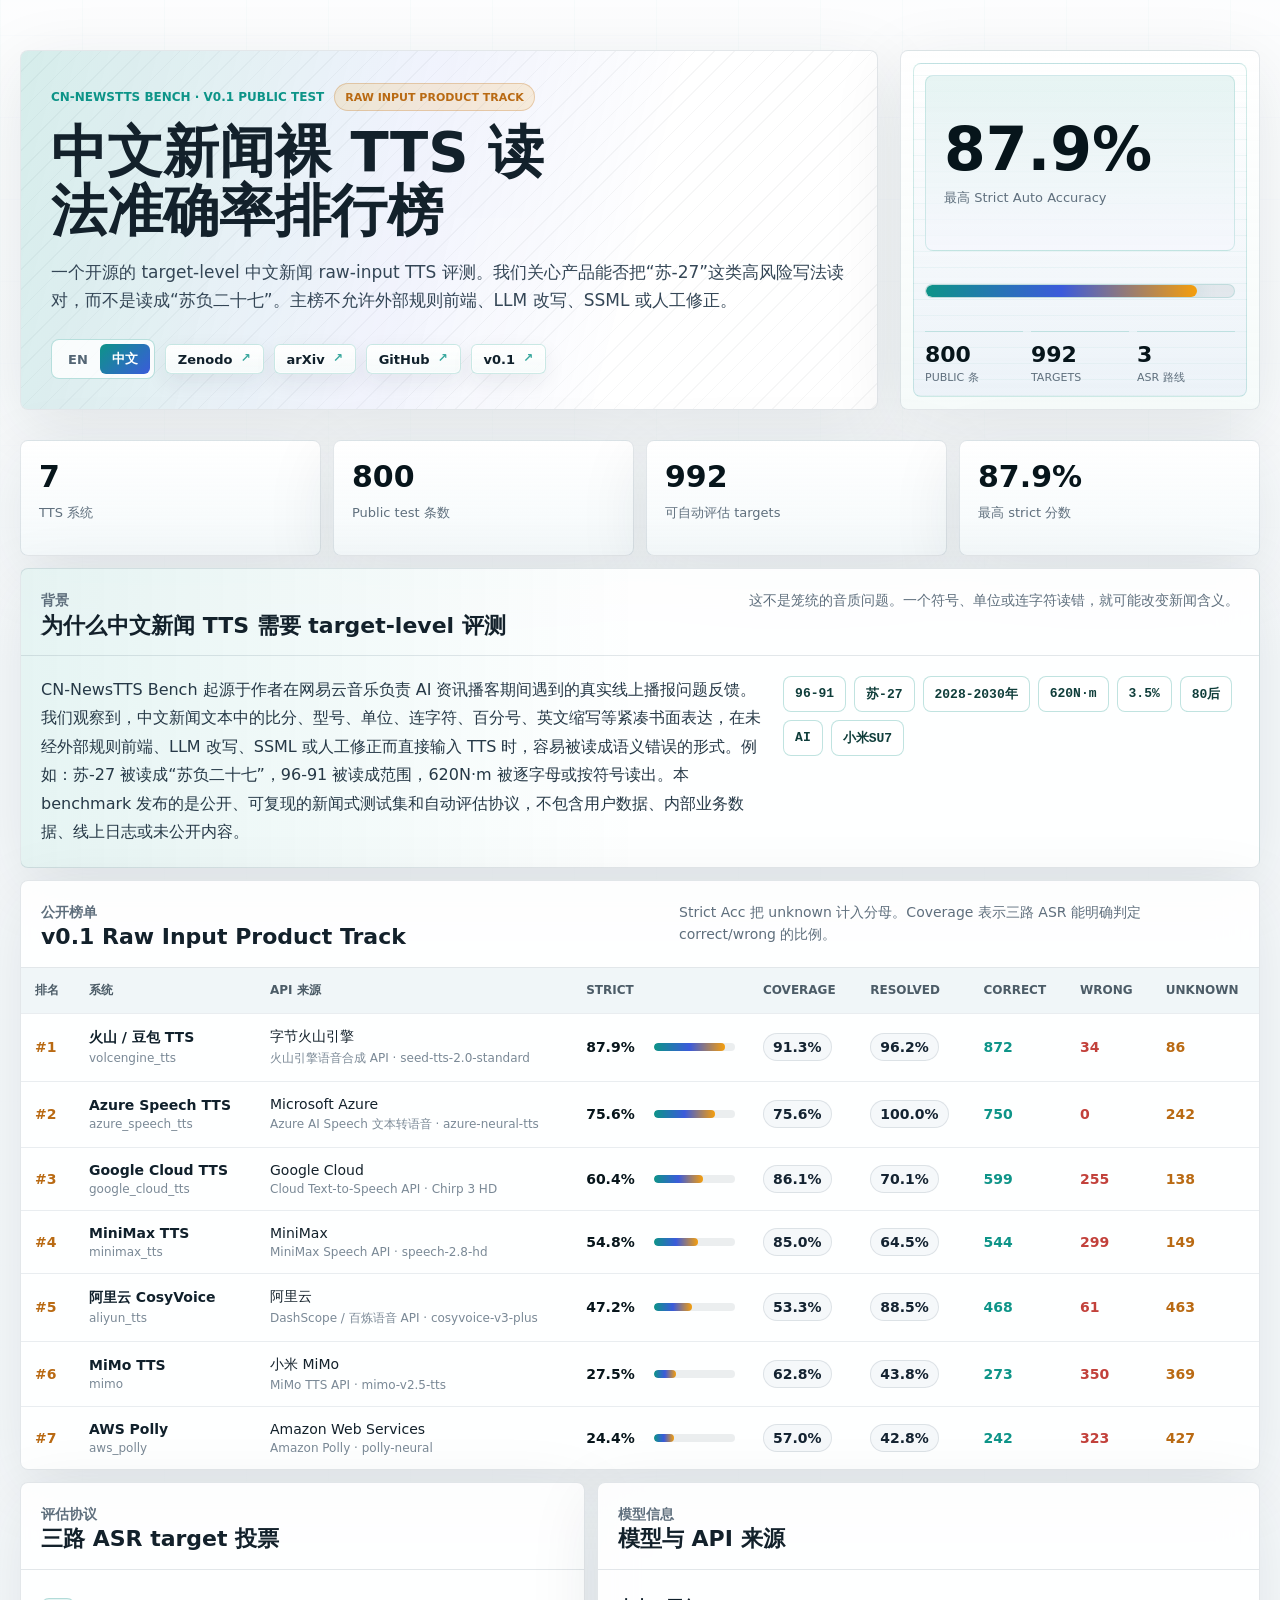
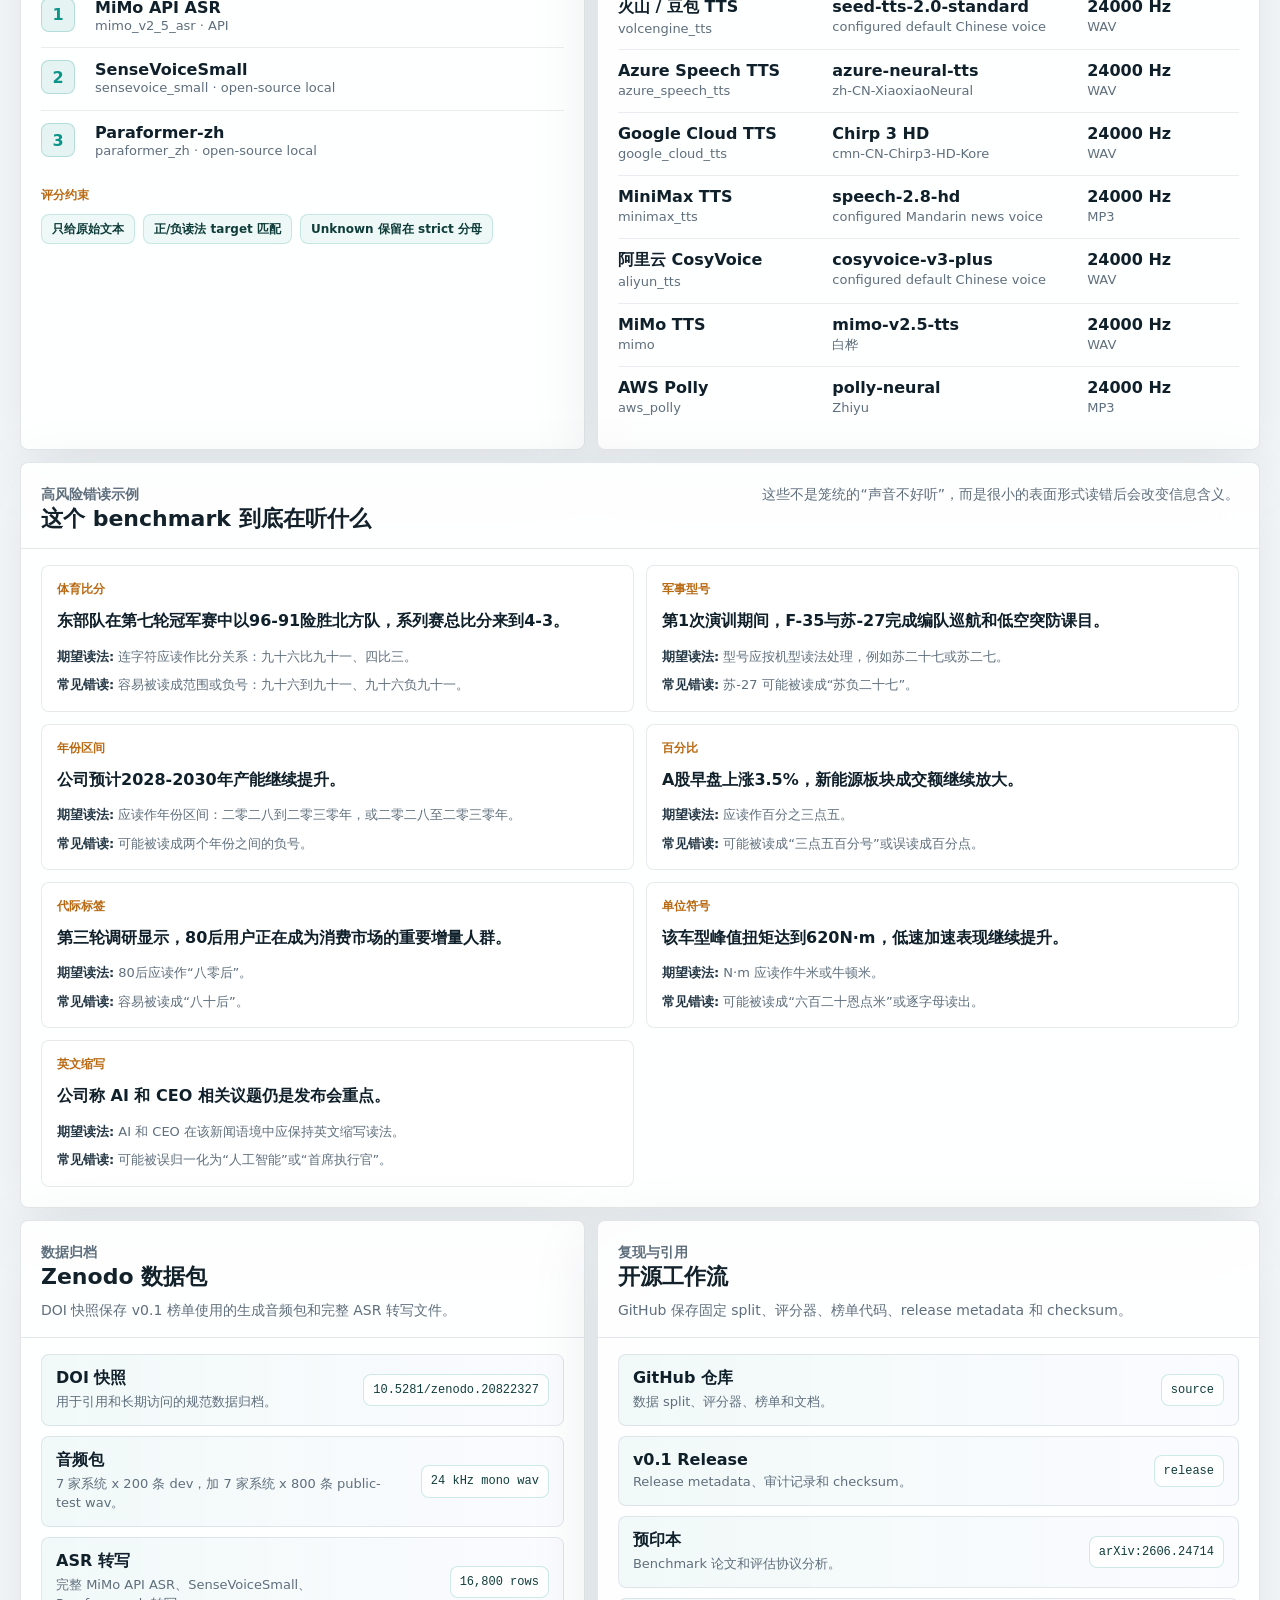
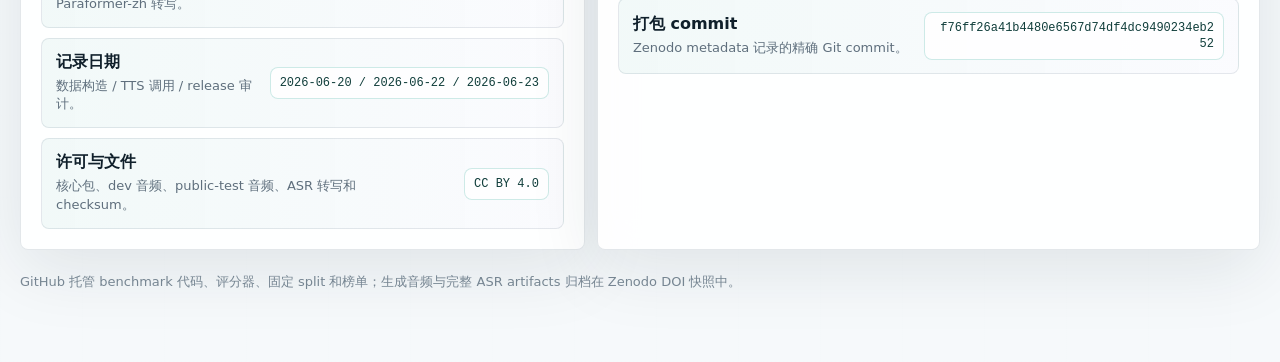
<file: site/index.html>
<!doctype html>
<html lang="zh-CN">
<head>
  <meta charset="utf-8">
  <meta name="viewport" content="width=device-width, initial-scale=1">
  <meta name="theme-color" content="#f6f9fb">
  <title>CN-NewsTTS Bench 中文新闻 TTS 排行榜</title>
  <link rel="icon" href='data:image/svg+xml,<svg xmlns="http://www.w3.org/2000/svg" viewBox="0 0 64 64"><rect width="64" height="64" rx="12" fill="%23f6f9fb"/><path d="M14 36h6V24h-6v12Zm10 10h6V14h-6v32Zm10-6h6V20h-6v20Zm10-8h6V28h-6v4Z" fill="%230d9488"/><path d="M11 50h42" stroke="%233b5bdb" stroke-width="4" stroke-linecap="round"/></svg>'>
  <link rel="stylesheet" href="style.css">
</head>
<body>
  <canvas id="signal-canvas" class="signal-canvas" aria-hidden="true"></canvas>
  <main>
    <header class="hero">
      <div class="hero-copy">
        <div class="hero-topline">
          <p class="eyebrow">CN-NewsTTS Bench · v0.1 public test</p>
          <span class="live-chip">RAW INPUT PRODUCT TRACK</span>
        </div>
        <h1 id="title">中文新闻裸 TTS 读法准确率排行榜</h1>
        <p class="summary" id="summary"></p>
        <div class="hero-actions" aria-label="language and repository links">
          <div class="language-toggle" role="group" aria-label="Language">
            <button class="lang-button" data-lang="en" type="button">EN</button>
            <button class="lang-button active" data-lang="zh" type="button">中文</button>
          </div>
          <a class="link-button" href="https://doi.org/10.5281/zenodo.20822327">Zenodo</a>
          <a class="link-button" href="https://arxiv.org/abs/2606.24714">arXiv</a>
          <a class="link-button" href="https://github.com/Jayden-X-L/cn-news-tts-bench">GitHub</a>
          <a class="link-button" href="https://github.com/Jayden-X-L/cn-news-tts-bench/releases/tag/v0.1">v0.1</a>
        </div>
      </div>
      <div class="score-visual" aria-label="Top strict auto accuracy">
        <div class="score-shell">
          <span id="visual-score">--</span>
          <label id="visual-label"></label>
        </div>
        <div class="gauge">
          <div id="visual-bar"></div>
        </div>
        <div class="signal-readouts" aria-label="benchmark readouts">
          <div>
            <span id="visual-records">800</span>
            <label id="visual-records-label">records</label>
          </div>
          <div>
            <span id="visual-targets">992</span>
            <label id="visual-targets-label">targets</label>
          </div>
          <div>
            <span id="visual-asr">3</span>
            <label id="visual-asr-label">ASR routes</label>
          </div>
        </div>
      </div>
    </header>

    <section class="metric-grid" aria-label="benchmark summary">
      <div class="metric">
        <span id="model-count">7</span>
        <label id="metric-models"></label>
      </div>
      <div class="metric">
        <span id="record-count">800</span>
        <label id="metric-records"></label>
      </div>
      <div class="metric">
        <span id="target-count">992</span>
        <label id="metric-targets"></label>
      </div>
      <div class="metric">
        <span id="best-score">--</span>
        <label id="metric-best"></label>
      </div>
    </section>

    <section class="panel background-panel">
      <div class="section-heading">
        <div>
          <p class="section-kicker" id="background-kicker"></p>
          <h2 id="background-title"></h2>
        </div>
        <p id="background-note"></p>
      </div>
      <div class="background-grid">
        <div class="background-copy" id="background-body"></div>
        <div class="token-list" id="background-tokens" aria-label="benchmark target examples"></div>
      </div>
    </section>

    <section class="panel">
      <div class="section-heading">
        <div>
          <p class="section-kicker" id="leaderboard-kicker"></p>
          <h2 id="leaderboard-title"></h2>
        </div>
        <p id="leaderboard-note"></p>
      </div>
      <div class="table-wrap">
        <table>
          <thead>
            <tr>
              <th id="th-rank"></th>
              <th id="th-system"></th>
              <th id="th-source"></th>
              <th id="th-strict"></th>
              <th id="th-coverage"></th>
              <th id="th-resolved"></th>
              <th id="th-correct"></th>
              <th id="th-wrong"></th>
              <th id="th-unknown"></th>
            </tr>
          </thead>
          <tbody id="leaderboard-body">
            <tr><td colspan="9">加载中...</td></tr>
          </tbody>
        </table>
      </div>
    </section>

    <section class="grid-two">
      <div class="panel">
        <div class="section-heading compact">
          <div>
            <p class="section-kicker" id="protocol-kicker"></p>
            <h2 id="protocol-title"></h2>
          </div>
        </div>
        <div class="protocol-list" id="protocol-list"></div>
        <div class="protocol-extra" id="protocol-extra"></div>
      </div>

      <div class="panel">
        <div class="section-heading compact">
          <div>
            <p class="section-kicker" id="model-kicker"></p>
            <h2 id="model-title"></h2>
          </div>
        </div>
        <div class="model-list" id="model-list"></div>
      </div>
    </section>

    <section class="panel">
      <div class="section-heading">
        <div>
          <p class="section-kicker" id="examples-kicker"></p>
          <h2 id="examples-title"></h2>
        </div>
        <p id="examples-note"></p>
      </div>
      <div class="case-grid" id="case-grid"></div>
    </section>

    <section class="grid-two resource-grid">
      <div class="panel">
        <div class="section-heading compact">
          <div>
            <p class="section-kicker" id="archive-kicker"></p>
            <h2 id="archive-title"></h2>
          </div>
          <p id="archive-note"></p>
        </div>
        <div class="resource-list" id="archive-list"></div>
      </div>

      <div class="panel">
        <div class="section-heading compact">
          <div>
            <p class="section-kicker" id="repro-kicker"></p>
            <h2 id="repro-title"></h2>
          </div>
          <p id="repro-note"></p>
        </div>
        <div class="resource-list" id="repro-list"></div>
      </div>
    </section>

    <footer>
      <p id="footer-text"></p>
    </footer>
  </main>
  <script src="leaderboard.js"></script>
</body>
</html>
</file>
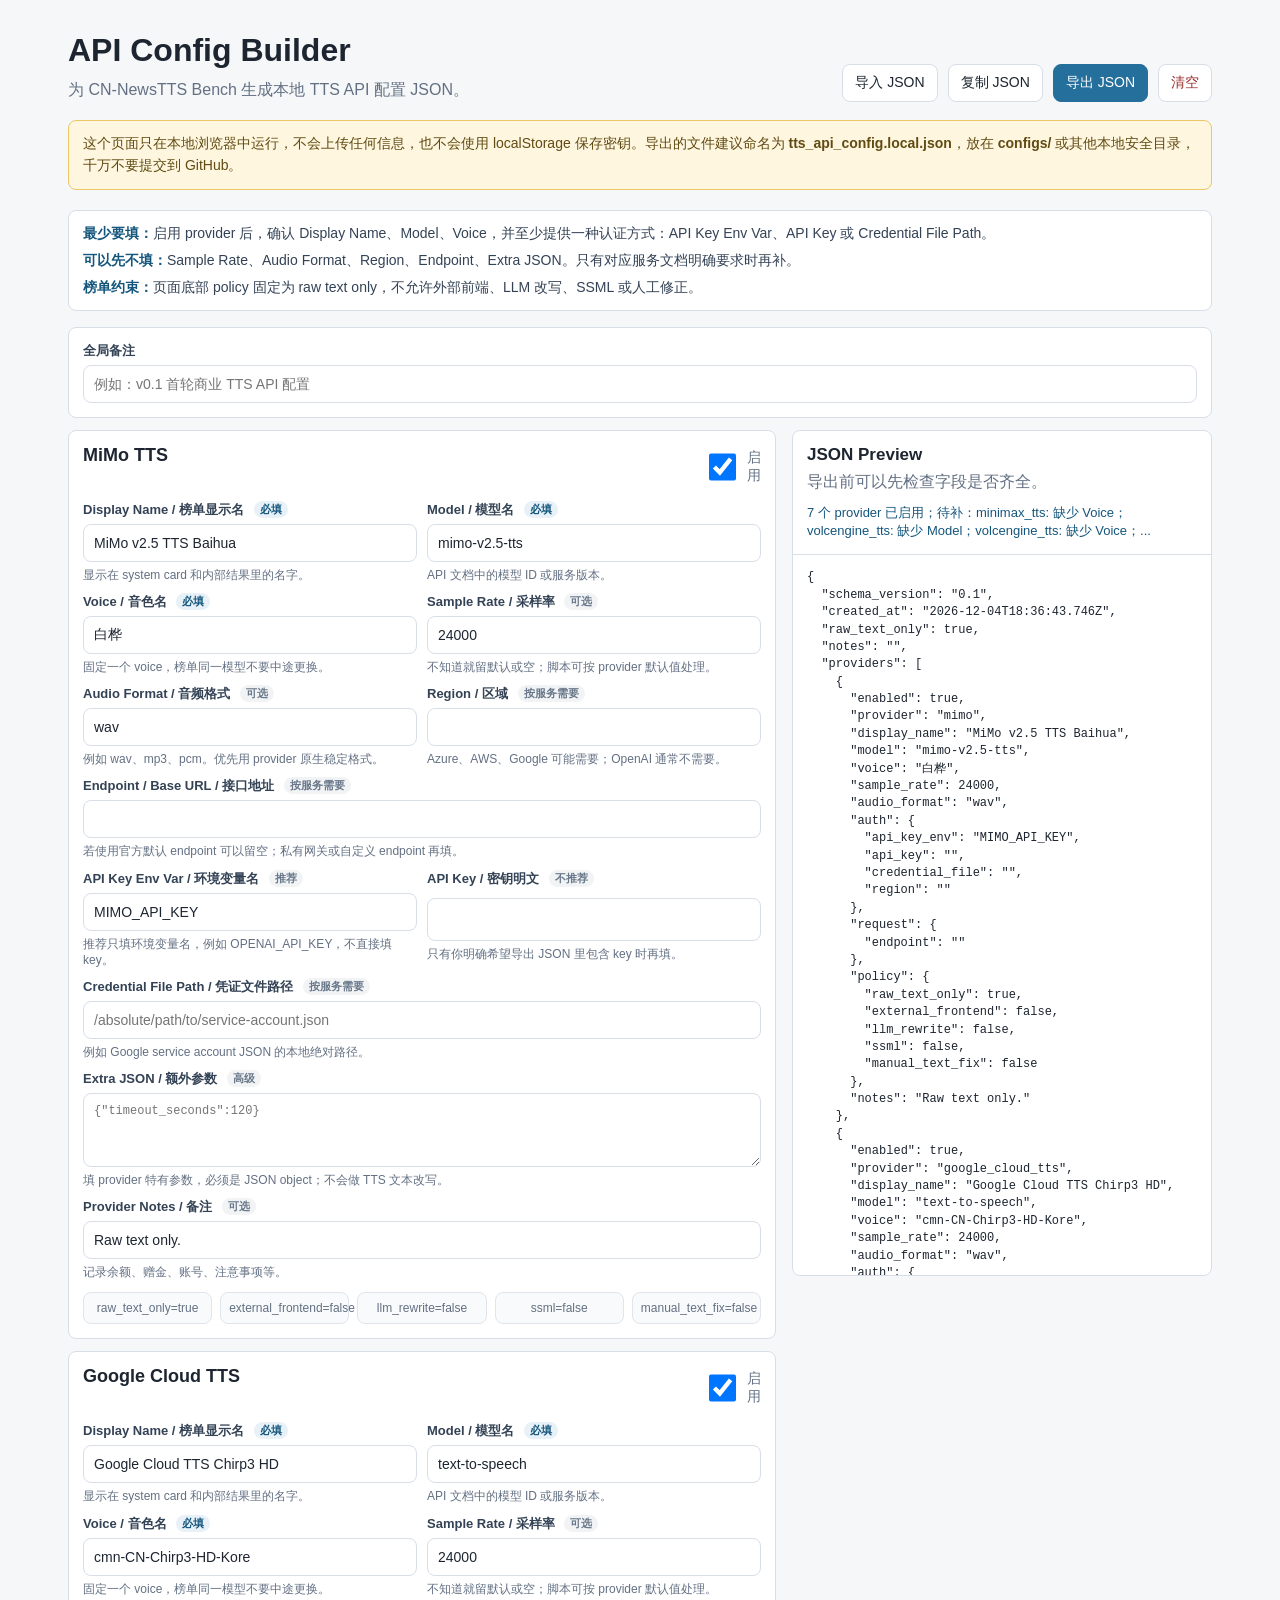
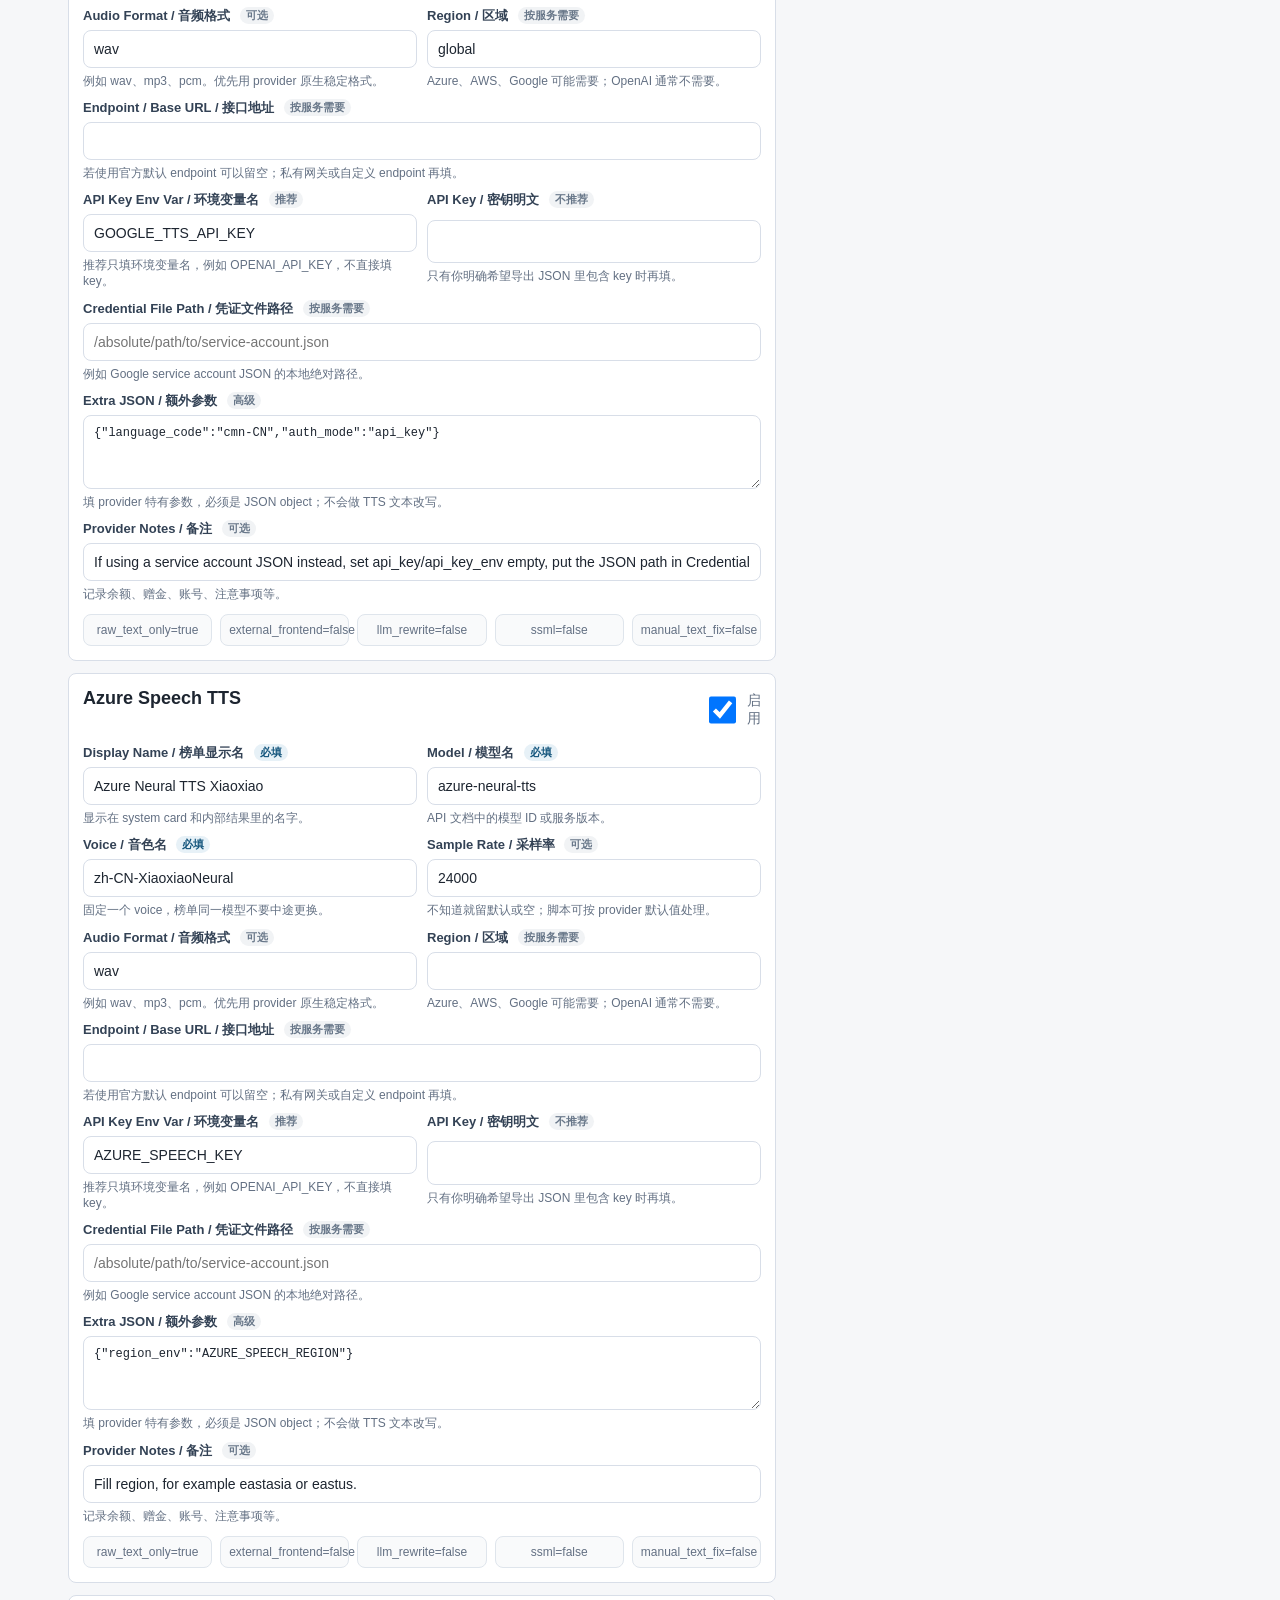
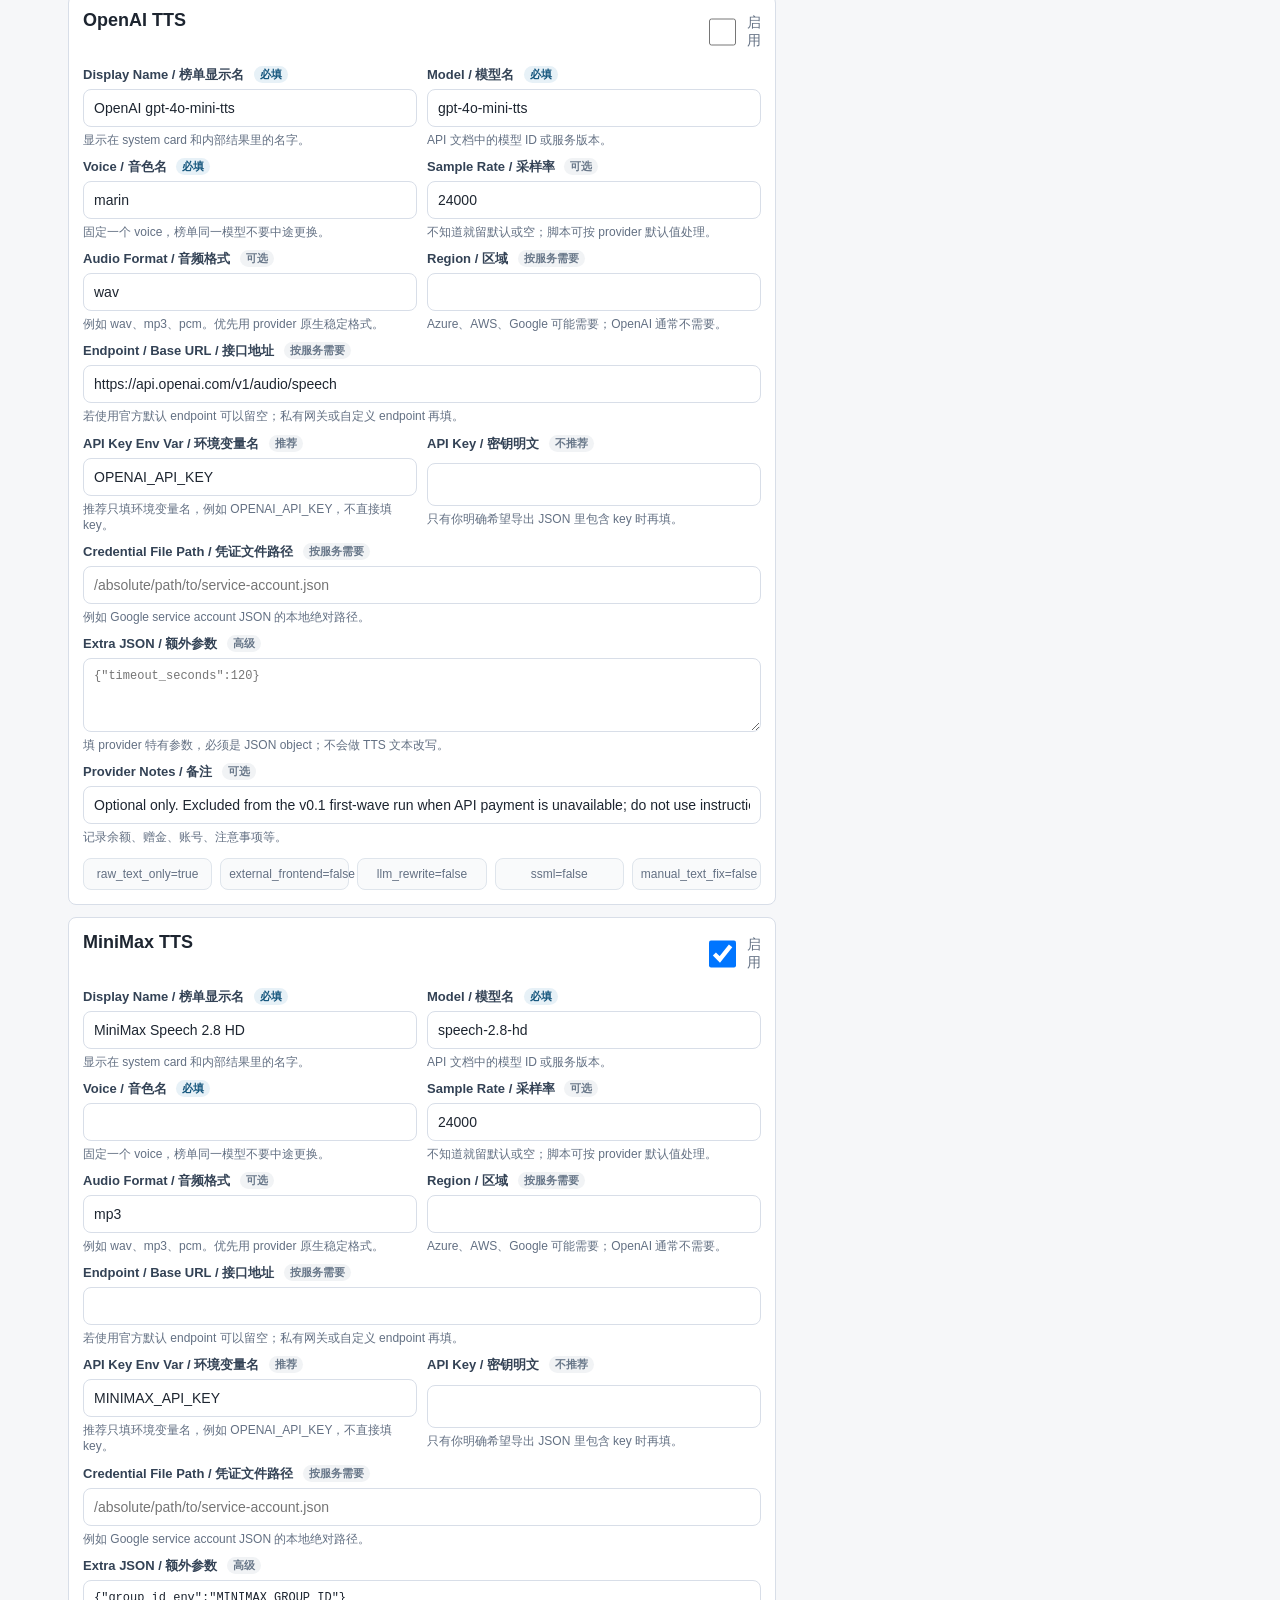
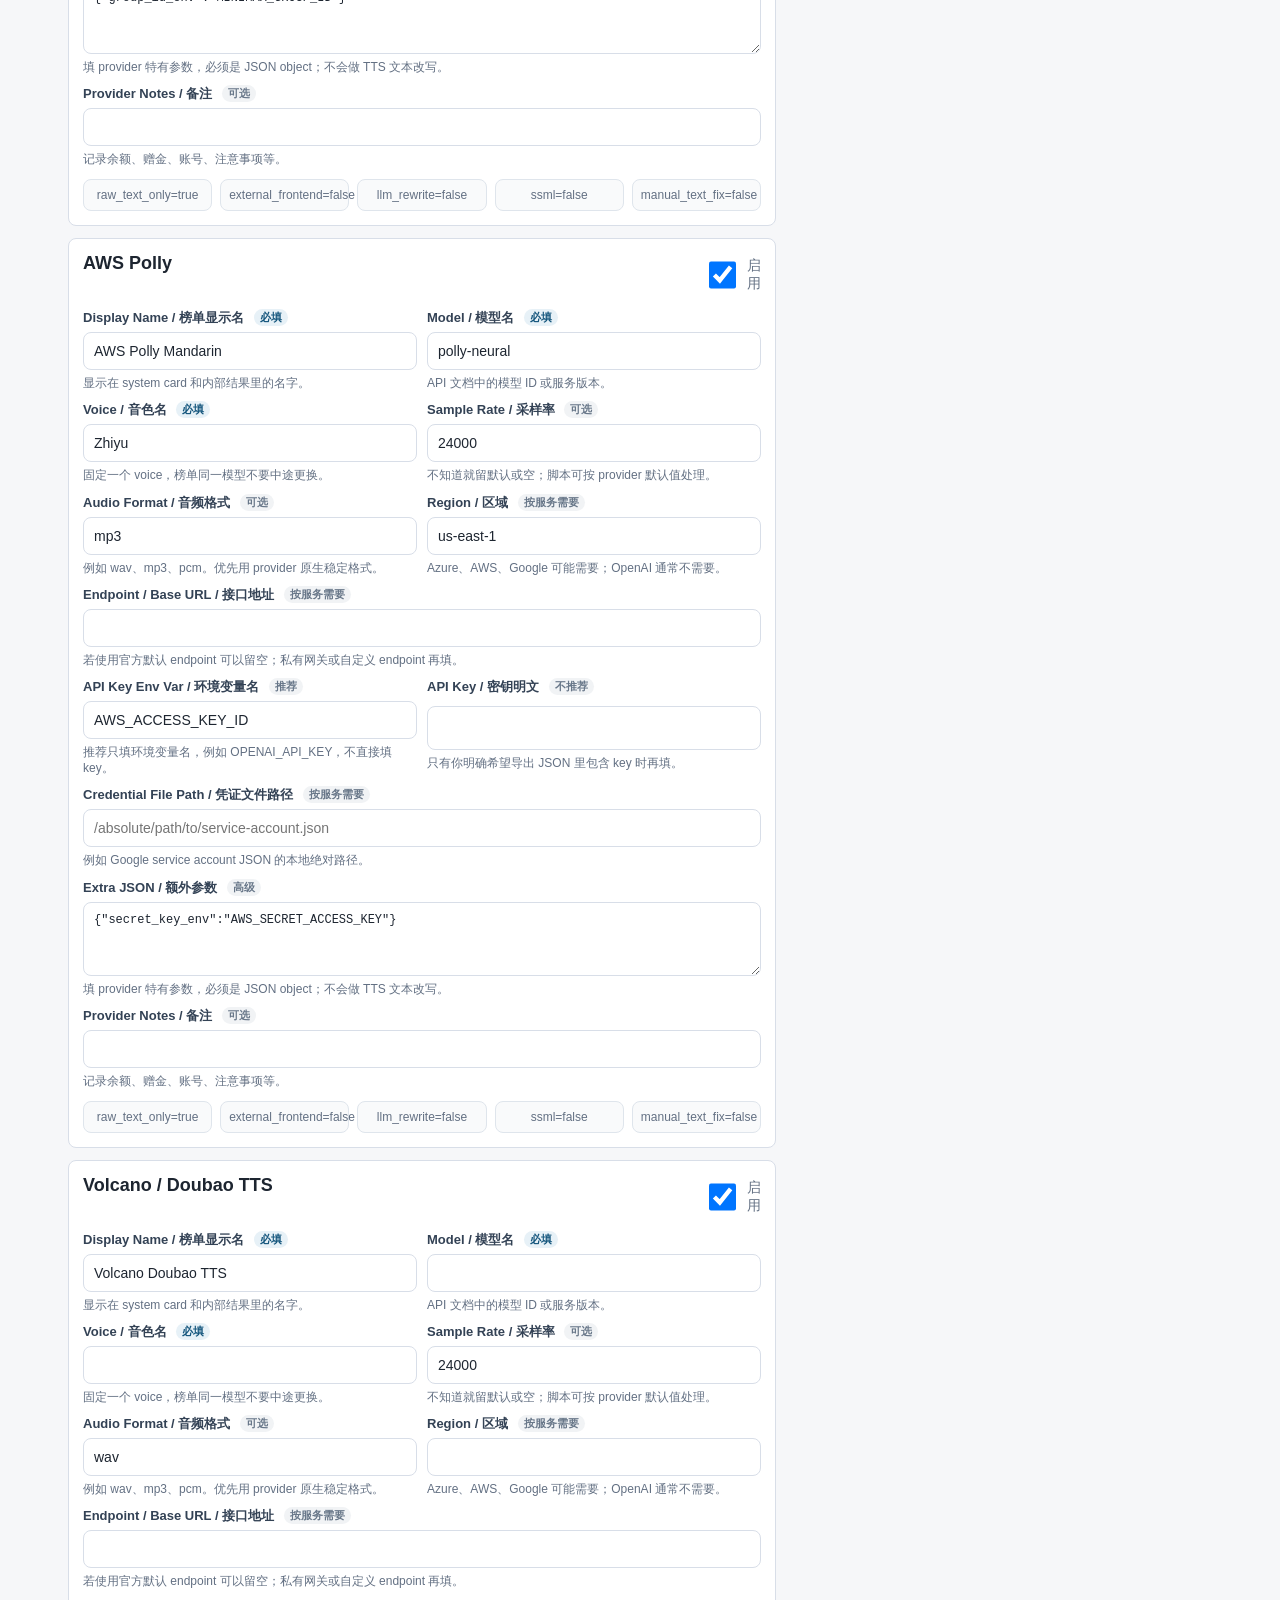
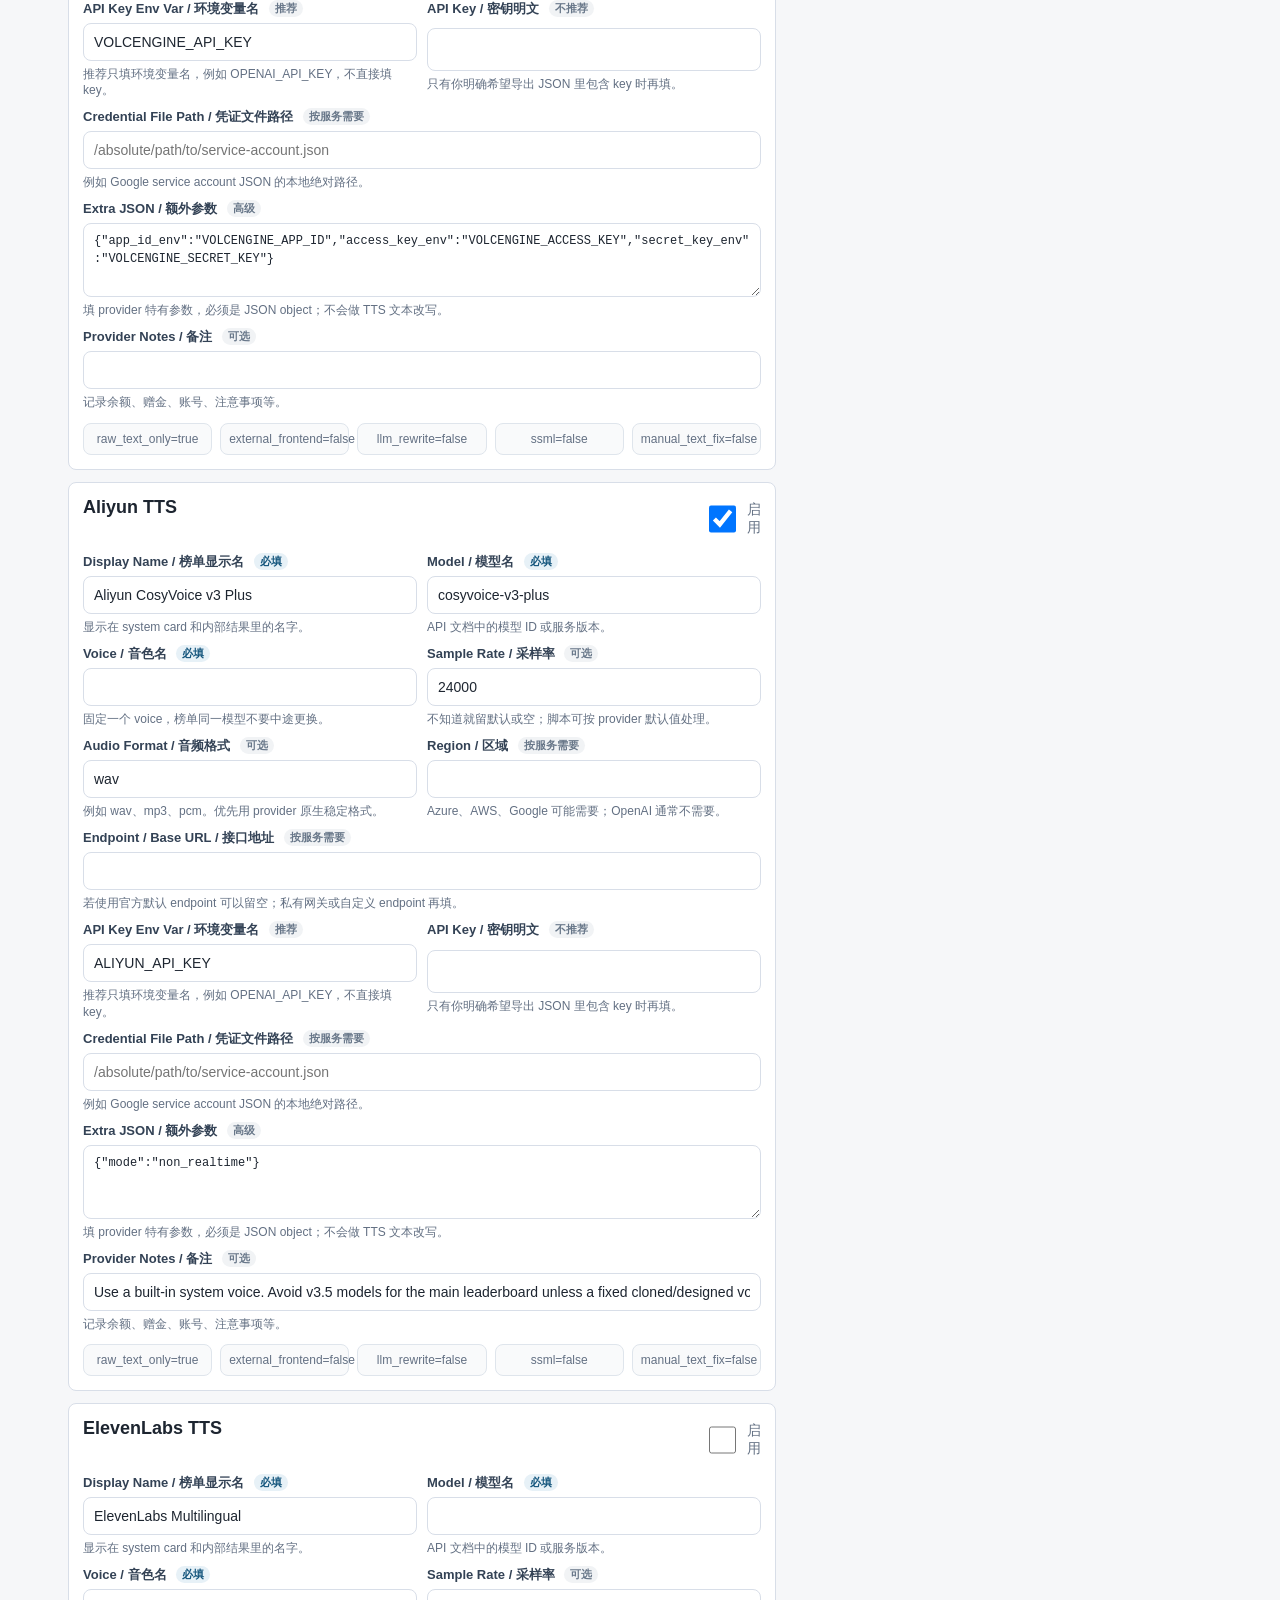
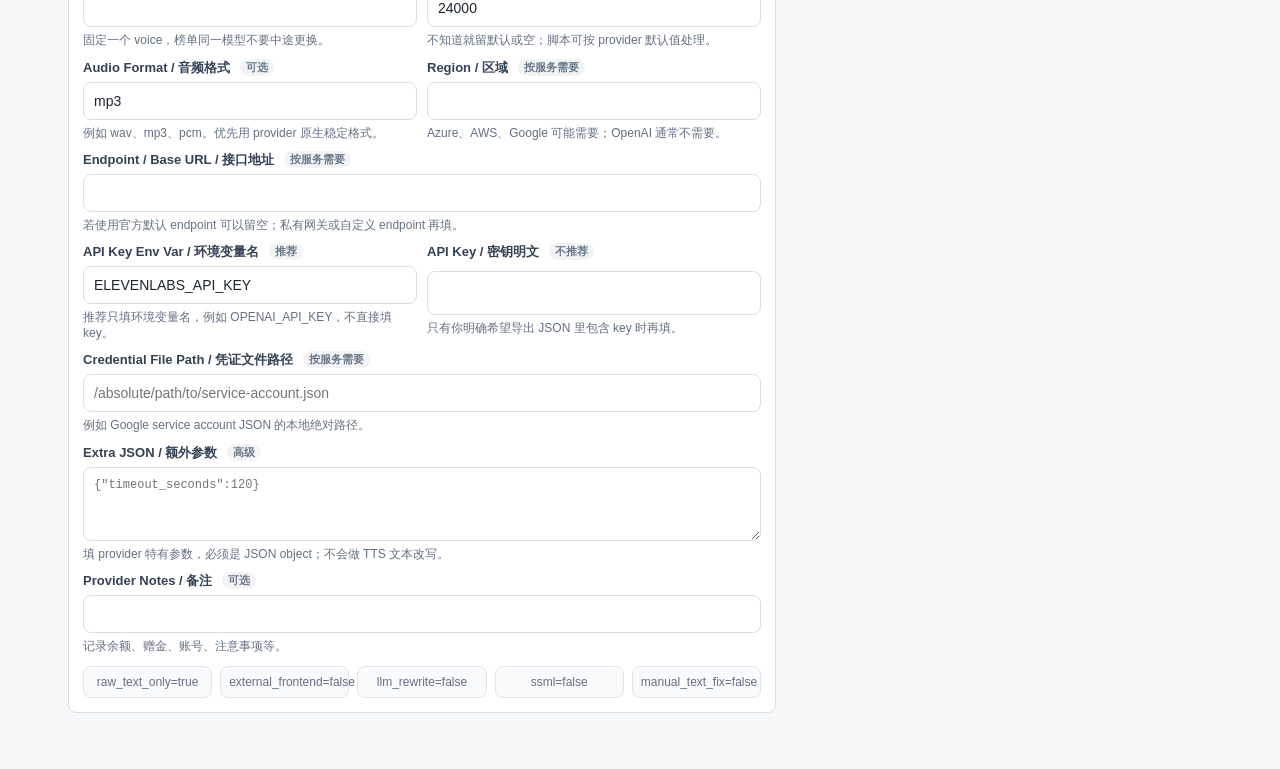
<file: tools/api_config_builder.html>
<!doctype html>
<html lang="zh-CN">
<head>
  <meta charset="utf-8">
  <meta name="viewport" content="width=device-width, initial-scale=1">
  <title>CN-NewsTTS API Config Builder</title>
  <style>
    :root {
      color-scheme: light;
      --bg: #f6f7f9;
      --panel: #ffffff;
      --text: #1d2530;
      --muted: #637083;
      --line: #d8dee8;
      --accent: #256f9c;
      --accent-strong: #15567d;
      --warn-bg: #fff6df;
      --warn-line: #ebc766;
      --danger: #9b2f2f;
      font-family: -apple-system, BlinkMacSystemFont, "Segoe UI", sans-serif;
    }

    * {
      box-sizing: border-box;
    }

    body {
      margin: 0;
      background: var(--bg);
      color: var(--text);
    }

    main {
      max-width: 1180px;
      margin: 0 auto;
      padding: 32px 18px 56px;
    }

    header {
      display: flex;
      flex-wrap: wrap;
      align-items: end;
      justify-content: space-between;
      gap: 18px;
      margin-bottom: 18px;
    }

    h1 {
      margin: 0 0 8px;
      font-size: 32px;
      line-height: 1.15;
      letter-spacing: 0;
    }

    p {
      margin: 0;
      color: var(--muted);
      line-height: 1.6;
    }

    .actions {
      display: flex;
      flex-wrap: wrap;
      gap: 10px;
    }

    button,
    .file-button {
      display: inline-flex;
      align-items: center;
      justify-content: center;
      min-height: 38px;
      border: 1px solid var(--line);
      border-radius: 8px;
      background: var(--panel);
      color: var(--text);
      padding: 8px 12px;
      font-size: 14px;
      cursor: pointer;
    }

    button.primary {
      border-color: var(--accent);
      background: var(--accent);
      color: #ffffff;
    }

    button.primary:hover {
      background: var(--accent-strong);
    }

    button.danger {
      color: var(--danger);
    }

    input[type="file"] {
      display: none;
    }

    .notice {
      margin: 16px 0 20px;
      padding: 12px 14px;
      border: 1px solid var(--warn-line);
      background: var(--warn-bg);
      border-radius: 8px;
      color: #604b12;
      line-height: 1.55;
      font-size: 14px;
    }

    .guide {
      display: grid;
      gap: 6px;
      margin: 0 0 16px;
      padding: 12px 14px;
      background: #ffffff;
      border: 1px solid var(--line);
      border-radius: 8px;
      color: #334255;
      font-size: 14px;
      line-height: 1.5;
    }

    .guide strong {
      color: var(--accent-strong);
    }

    .grid {
      display: grid;
      grid-template-columns: minmax(0, 1fr) minmax(320px, 420px);
      gap: 16px;
      align-items: start;
    }

    .providers {
      display: grid;
      gap: 12px;
    }

    .card,
    .preview {
      background: var(--panel);
      border: 1px solid var(--line);
      border-radius: 8px;
    }

    .card {
      padding: 14px;
    }

    .card-header {
      display: flex;
      flex-wrap: wrap;
      justify-content: space-between;
      gap: 8px;
      margin-bottom: 12px;
    }

    .card h2 {
      margin: 0;
      font-size: 18px;
      letter-spacing: 0;
    }

    .enabled {
      display: inline-flex;
      align-items: center;
      gap: 8px;
      color: var(--muted);
      font-size: 14px;
      user-select: none;
    }

    .fields {
      display: grid;
      grid-template-columns: repeat(2, minmax(0, 1fr));
      gap: 10px;
    }

    label.field {
      display: grid;
      gap: 5px;
      min-width: 0;
    }

    label.field.full {
      grid-column: 1 / -1;
    }

    label.field span {
      color: #334255;
      font-size: 13px;
      font-weight: 650;
    }

    .req,
    .opt {
      display: inline-flex;
      align-items: center;
      margin-left: 6px;
      border-radius: 999px;
      padding: 1px 6px;
      font-size: 11px;
      font-weight: 700;
      vertical-align: 1px;
    }

    .req {
      background: #e7f1f7;
      color: #15567d;
    }

    .opt {
      background: #f1f3f5;
      color: #687789;
    }

    .hint {
      color: var(--muted);
      font-size: 12px;
      line-height: 1.35;
    }

    input,
    textarea,
    select {
      width: 100%;
      border: 1px solid var(--line);
      border-radius: 8px;
      background: #ffffff;
      color: var(--text);
      font: inherit;
      font-size: 14px;
      padding: 9px 10px;
      min-height: 38px;
    }

    textarea {
      min-height: 74px;
      resize: vertical;
      font-family: ui-monospace, SFMono-Regular, Menlo, Consolas, monospace;
      font-size: 12px;
      line-height: 1.45;
    }

    .policy {
      grid-column: 1 / -1;
      display: grid;
      grid-template-columns: repeat(5, minmax(0, 1fr));
      gap: 8px;
      margin-top: 2px;
      color: var(--muted);
      font-size: 12px;
    }

    .policy span {
      border: 1px solid #dfe5ec;
      border-radius: 8px;
      padding: 8px;
      background: #f9fafb;
      text-align: center;
    }

    .preview {
      position: sticky;
      top: 14px;
      overflow: hidden;
    }

    .preview header {
      margin: 0;
      display: block;
      padding: 14px;
      border-bottom: 1px solid var(--line);
    }

    .preview h2 {
      margin: 0 0 4px;
      font-size: 17px;
    }

    pre {
      margin: 0;
      padding: 14px;
      max-height: 720px;
      overflow: auto;
      font-size: 12px;
      line-height: 1.45;
      white-space: pre-wrap;
      word-break: break-word;
    }

    .status {
      margin-top: 10px;
      min-height: 22px;
      color: var(--accent-strong);
      font-size: 13px;
    }

    .global {
      margin-bottom: 12px;
      padding: 14px;
      background: var(--panel);
      border: 1px solid var(--line);
      border-radius: 8px;
      display: grid;
      grid-template-columns: 1fr;
      gap: 10px;
    }

    @media (max-width: 900px) {
      .grid {
        grid-template-columns: 1fr;
      }

      .preview {
        position: static;
      }
    }

    @media (max-width: 620px) {
      .fields,
      .policy {
        grid-template-columns: 1fr;
      }
    }
  </style>
</head>
<body>
  <main>
    <header>
      <div>
        <h1>API Config Builder</h1>
        <p>为 CN-NewsTTS Bench 生成本地 TTS API 配置 JSON。</p>
      </div>
      <div class="actions">
        <label class="file-button" for="import-file">导入 JSON</label>
        <input id="import-file" type="file" accept="application/json,.json">
        <button id="copy-json" type="button">复制 JSON</button>
        <button id="download-json" class="primary" type="button">导出 JSON</button>
        <button id="clear-all" class="danger" type="button">清空</button>
      </div>
    </header>

    <div class="notice">
      这个页面只在本地浏览器中运行，不会上传任何信息，也不会使用 localStorage 保存密钥。导出的文件建议命名为
      <strong>tts_api_config.local.json</strong>，放在 <strong>configs/</strong> 或其他本地安全目录，千万不要提交到 GitHub。
    </div>

    <div class="guide">
      <div><strong>最少要填：</strong>启用 provider 后，确认 Display Name、Model、Voice，并至少提供一种认证方式：API Key Env Var、API Key 或 Credential File Path。</div>
      <div><strong>可以先不填：</strong>Sample Rate、Audio Format、Region、Endpoint、Extra JSON。只有对应服务文档明确要求时再补。</div>
      <div><strong>榜单约束：</strong>页面底部 policy 固定为 raw text only，不允许外部前端、LLM 改写、SSML 或人工修正。</div>
    </div>

    <section class="global">
      <label class="field">
        <span>全局备注</span>
        <input id="global-notes" type="text" placeholder="例如：v0.1 首轮商业 TTS API 配置">
      </label>
    </section>

    <div class="grid">
      <section id="providers" class="providers" aria-label="providers"></section>

      <aside class="preview">
        <header>
          <h2>JSON Preview</h2>
          <p>导出前可以先检查字段是否齐全。</p>
          <div id="status" class="status"></div>
        </header>
        <pre id="json-preview">{}</pre>
      </aside>
    </div>
  </main>

  <template id="provider-template">
    <article class="card" data-provider-card>
      <div class="card-header">
        <h2 data-title></h2>
        <label class="enabled">
          <input data-field="enabled" type="checkbox">
          启用
        </label>
      </div>
      <div class="fields">
        <label class="field">
          <span>Display Name / 榜单显示名 <b class="req">必填</b></span>
          <input data-field="display_name" type="text">
          <small class="hint">显示在 system card 和内部结果里的名字。</small>
        </label>
        <label class="field">
          <span>Model / 模型名 <b class="req">必填</b></span>
          <input data-field="model" type="text">
          <small class="hint">API 文档中的模型 ID 或服务版本。</small>
        </label>
        <label class="field">
          <span>Voice / 音色名 <b class="req">必填</b></span>
          <input data-field="voice" type="text">
          <small class="hint">固定一个 voice，榜单同一模型不要中途更换。</small>
        </label>
        <label class="field">
          <span>Sample Rate / 采样率 <b class="opt">可选</b></span>
          <input data-field="sample_rate" type="number" min="0" step="1" placeholder="24000">
          <small class="hint">不知道就留默认或空；脚本可按 provider 默认值处理。</small>
        </label>
        <label class="field">
          <span>Audio Format / 音频格式 <b class="opt">可选</b></span>
          <input data-field="audio_format" type="text" placeholder="wav">
          <small class="hint">例如 wav、mp3、pcm。优先用 provider 原生稳定格式。</small>
        </label>
        <label class="field">
          <span>Region / 区域 <b class="opt">按服务需要</b></span>
          <input data-field="region" type="text">
          <small class="hint">Azure、AWS、Google 可能需要；OpenAI 通常不需要。</small>
        </label>
        <label class="field full">
          <span>Endpoint / Base URL / 接口地址 <b class="opt">按服务需要</b></span>
          <input data-field="endpoint" type="text">
          <small class="hint">若使用官方默认 endpoint 可以留空；私有网关或自定义 endpoint 再填。</small>
        </label>
        <label class="field">
          <span>API Key Env Var / 环境变量名 <b class="opt">推荐</b></span>
          <input data-field="api_key_env" type="text">
          <small class="hint">推荐只填环境变量名，例如 OPENAI_API_KEY，不直接填 key。</small>
        </label>
        <label class="field">
          <span>API Key / 密钥明文 <b class="opt">不推荐</b></span>
          <input data-field="api_key" type="password" autocomplete="off">
          <small class="hint">只有你明确希望导出 JSON 里包含 key 时再填。</small>
        </label>
        <label class="field full">
          <span>Credential File Path / 凭证文件路径 <b class="opt">按服务需要</b></span>
          <input data-field="credential_file" type="text" placeholder="/absolute/path/to/service-account.json">
          <small class="hint">例如 Google service account JSON 的本地绝对路径。</small>
        </label>
        <label class="field full">
          <span>Extra JSON / 额外参数 <b class="opt">高级</b></span>
          <textarea data-field="extra_json" spellcheck="false" placeholder='{"timeout_seconds":120}'></textarea>
          <small class="hint">填 provider 特有参数，必须是 JSON object；不会做 TTS 文本改写。</small>
        </label>
        <label class="field full">
          <span>Provider Notes / 备注 <b class="opt">可选</b></span>
          <input data-field="notes" type="text">
          <small class="hint">记录余额、赠金、账号、注意事项等。</small>
        </label>
        <div class="policy">
          <span>raw_text_only=true</span>
          <span>external_frontend=false</span>
          <span>llm_rewrite=false</span>
          <span>ssml=false</span>
          <span>manual_text_fix=false</span>
        </div>
      </div>
    </article>
  </template>

  <script>
    const DEFAULTS = [
      {
        provider: "mimo",
        title: "MiMo TTS",
        enabled: true,
        display_name: "MiMo v2.5 TTS Baihua",
        model: "mimo-v2.5-tts",
        voice: "白桦",
        sample_rate: 24000,
        audio_format: "wav",
        region: "",
        endpoint: "",
        api_key_env: "MIMO_API_KEY",
        api_key: "",
        credential_file: "",
        extra_json: "",
        notes: "Raw text only."
      },
      {
        provider: "google_cloud_tts",
        title: "Google Cloud TTS",
        enabled: true,
        display_name: "Google Cloud TTS Chirp3 HD",
        model: "text-to-speech",
        voice: "cmn-CN-Chirp3-HD-Kore",
        sample_rate: 24000,
        audio_format: "wav",
        region: "global",
        endpoint: "",
        api_key_env: "GOOGLE_TTS_API_KEY",
        api_key: "",
        credential_file: "",
        extra_json: "{\"language_code\":\"cmn-CN\",\"auth_mode\":\"api_key\"}",
        notes: "If using a service account JSON instead, set api_key/api_key_env empty, put the JSON path in Credential File Path, and use GOOGLE_APPLICATION_CREDENTIALS there."
      },
      {
        provider: "azure_speech_tts",
        title: "Azure Speech TTS",
        enabled: true,
        display_name: "Azure Neural TTS Xiaoxiao",
        model: "azure-neural-tts",
        voice: "zh-CN-XiaoxiaoNeural",
        sample_rate: 24000,
        audio_format: "wav",
        region: "",
        endpoint: "",
        api_key_env: "AZURE_SPEECH_KEY",
        api_key: "",
        credential_file: "",
        extra_json: "{\"region_env\":\"AZURE_SPEECH_REGION\"}",
        notes: "Fill region, for example eastasia or eastus."
      },
      {
        provider: "openai_tts",
        title: "OpenAI TTS",
        enabled: false,
        display_name: "OpenAI gpt-4o-mini-tts",
        model: "gpt-4o-mini-tts",
        voice: "marin",
        sample_rate: 24000,
        audio_format: "wav",
        region: "",
        endpoint: "https://api.openai.com/v1/audio/speech",
        api_key_env: "OPENAI_API_KEY",
        api_key: "",
        credential_file: "",
        extra_json: "",
        notes: "Optional only. Excluded from the v0.1 first-wave run when API payment is unavailable; do not use instructions for benchmark runs."
      },
      {
        provider: "minimax_tts",
        title: "MiniMax TTS",
        enabled: true,
        display_name: "MiniMax Speech 2.8 HD",
        model: "speech-2.8-hd",
        voice: "",
        sample_rate: 24000,
        audio_format: "mp3",
        region: "",
        endpoint: "",
        api_key_env: "MINIMAX_API_KEY",
        api_key: "",
        credential_file: "",
        extra_json: "{\"group_id_env\":\"MINIMAX_GROUP_ID\"}",
        notes: ""
      },
      {
        provider: "aws_polly",
        title: "AWS Polly",
        enabled: true,
        display_name: "AWS Polly Mandarin",
        model: "polly-neural",
        voice: "Zhiyu",
        sample_rate: 24000,
        audio_format: "mp3",
        region: "us-east-1",
        endpoint: "",
        api_key_env: "AWS_ACCESS_KEY_ID",
        api_key: "",
        credential_file: "",
        extra_json: "{\"secret_key_env\":\"AWS_SECRET_ACCESS_KEY\"}",
        notes: ""
      },
      {
        provider: "volcengine_tts",
        title: "Volcano / Doubao TTS",
        enabled: true,
        display_name: "Volcano Doubao TTS",
        model: "",
        voice: "",
        sample_rate: 24000,
        audio_format: "wav",
        region: "",
        endpoint: "",
        api_key_env: "VOLCENGINE_API_KEY",
        api_key: "",
        credential_file: "",
        extra_json: "{\"app_id_env\":\"VOLCENGINE_APP_ID\",\"access_key_env\":\"VOLCENGINE_ACCESS_KEY\",\"secret_key_env\":\"VOLCENGINE_SECRET_KEY\"}",
        notes: ""
      },
      {
        provider: "aliyun_tts",
        title: "Aliyun TTS",
        enabled: true,
        display_name: "Aliyun CosyVoice v3 Plus",
        model: "cosyvoice-v3-plus",
        voice: "",
        sample_rate: 24000,
        audio_format: "wav",
        region: "",
        endpoint: "",
        api_key_env: "ALIYUN_API_KEY",
        api_key: "",
        credential_file: "",
        extra_json: "{\"mode\":\"non_realtime\"}",
        notes: "Use a built-in system voice. Avoid v3.5 models for the main leaderboard unless a fixed cloned/designed voice is explicitly documented."
      },
      {
        provider: "elevenlabs_tts",
        title: "ElevenLabs TTS",
        enabled: false,
        display_name: "ElevenLabs Multilingual",
        model: "",
        voice: "",
        sample_rate: 24000,
        audio_format: "mp3",
        region: "",
        endpoint: "",
        api_key_env: "ELEVENLABS_API_KEY",
        api_key: "",
        credential_file: "",
        extra_json: "",
        notes: ""
      }
    ];

    const state = structuredClone(DEFAULTS);
    const providersEl = document.getElementById("providers");
    const template = document.getElementById("provider-template");
    const previewEl = document.getElementById("json-preview");
    const statusEl = document.getElementById("status");
    const globalNotesEl = document.getElementById("global-notes");

    function parseExtraJson(text, provider) {
      const trimmed = (text || "").trim();
      if (!trimmed) return {};
      try {
        const parsed = JSON.parse(trimmed);
        if (parsed && typeof parsed === "object" && !Array.isArray(parsed)) return parsed;
        throw new Error("Extra JSON must be an object");
      } catch (error) {
        throw new Error(`${provider}: Extra JSON 无效：${error.message}`);
      }
    }

    function buildConfig() {
      const providers = state
        .filter(item => item.enabled)
        .map(item => {
          const extra = parseExtraJson(item.extra_json, item.provider);
          return {
            enabled: true,
            provider: item.provider,
            display_name: item.display_name || item.title,
            model: item.model || "",
            voice: item.voice || "",
            sample_rate: Number(item.sample_rate || 0) || undefined,
            audio_format: item.audio_format || "",
            auth: {
              api_key_env: item.api_key_env || "",
              api_key: item.api_key || "",
              credential_file: item.credential_file || "",
              region: item.region || ""
            },
            request: {
              endpoint: item.endpoint || "",
              ...extra
            },
            policy: {
              raw_text_only: true,
              external_frontend: false,
              llm_rewrite: false,
              ssml: false,
              manual_text_fix: false
            },
            notes: item.notes || ""
          };
        })
        .map(item => {
          if (item.sample_rate === undefined) delete item.sample_rate;
          return item;
        });

      return {
        schema_version: "0.1",
        created_at: new Date().toISOString(),
        raw_text_only: true,
        notes: globalNotesEl.value || "",
        providers
      };
    }

    function validationMessages(config) {
      const messages = [];
      config.providers.forEach(provider => {
        if (!provider.display_name) messages.push(`${provider.provider}: 缺少 Display Name`);
        if (!provider.model) messages.push(`${provider.provider}: 缺少 Model`);
        if (!provider.voice) messages.push(`${provider.provider}: 缺少 Voice`);
        const auth = provider.auth || {};
        if (!auth.api_key_env && !auth.api_key && !auth.credential_file) {
          messages.push(`${provider.provider}: 至少填写 API Key Env Var、API Key 或 Credential File Path 之一`);
        }
      });
      return messages;
    }

    function renderPreview() {
      try {
        const config = buildConfig();
        previewEl.textContent = JSON.stringify(config, null, 2);
        const messages = validationMessages(config);
        statusEl.textContent = messages.length
          ? `${config.providers.length} 个 provider 已启用；待补：${messages.slice(0, 3).join("；")}${messages.length > 3 ? "；..." : ""}`
          : `${config.providers.length} 个 provider 已启用，必填项看起来齐了`;
      } catch (error) {
        previewEl.textContent = "";
        statusEl.textContent = error.message;
      }
    }

    function renderProviders() {
      providersEl.innerHTML = "";
      state.forEach((item, index) => {
        const node = template.content.firstElementChild.cloneNode(true);
        node.querySelector("[data-title]").textContent = item.title;
        node.dataset.provider = item.provider;
        node.querySelectorAll("[data-field]").forEach(input => {
          const field = input.dataset.field;
          if (input.type === "checkbox") {
            input.checked = Boolean(item[field]);
          } else {
            input.value = item[field] ?? "";
          }
          input.addEventListener("input", () => {
            if (input.type === "checkbox") {
              state[index][field] = input.checked;
            } else if (input.type === "number") {
              state[index][field] = input.value ? Number(input.value) : "";
            } else {
              state[index][field] = input.value;
            }
            renderPreview();
          });
        });
        providersEl.appendChild(node);
      });
      renderPreview();
    }

    function downloadJson() {
      const config = buildConfig();
      const messages = validationMessages(config);
      if (messages.length && !confirm(`有 ${messages.length} 个必填项提示未处理，仍然导出吗？\n\n${messages.slice(0, 6).join("\n")}`)) {
        return;
      }
      const blob = new Blob([JSON.stringify(config, null, 2) + "\n"], { type: "application/json" });
      const url = URL.createObjectURL(blob);
      const a = document.createElement("a");
      a.href = url;
      a.download = "tts_api_config.local.json";
      document.body.appendChild(a);
      a.click();
      a.remove();
      URL.revokeObjectURL(url);
    }

    async function copyJson() {
      const config = buildConfig();
      const messages = validationMessages(config);
      if (messages.length && !confirm(`有 ${messages.length} 个必填项提示未处理，仍然复制吗？\n\n${messages.slice(0, 6).join("\n")}`)) {
        return;
      }
      await navigator.clipboard.writeText(JSON.stringify(config, null, 2));
      statusEl.textContent = "JSON 已复制到剪贴板";
    }

    function clearAll() {
      if (!confirm("确认清空当前页面里的所有 API 信息？")) return;
      state.splice(0, state.length, ...structuredClone(DEFAULTS).map(item => ({ ...item, enabled: false, api_key: "", credential_file: "" })));
      globalNotesEl.value = "";
      renderProviders();
    }

    function applyImportedConfig(config) {
      if (!config || !Array.isArray(config.providers)) {
        throw new Error("JSON 缺少 providers 数组");
      }
      const byProvider = new Map(config.providers.map(item => [item.provider, item]));
      state.forEach(item => {
        const imported = byProvider.get(item.provider);
        if (!imported) {
          item.enabled = false;
          return;
        }
        item.enabled = Boolean(imported.enabled);
        item.display_name = imported.display_name || item.display_name;
        item.model = imported.model || "";
        item.voice = imported.voice || "";
        item.sample_rate = imported.sample_rate || "";
        item.audio_format = imported.audio_format || "";
        item.api_key_env = imported.auth?.api_key_env || "";
        item.api_key = imported.auth?.api_key || "";
        item.credential_file = imported.auth?.credential_file || "";
        item.region = imported.auth?.region || "";
        item.endpoint = imported.request?.endpoint || "";
        const requestCopy = { ...(imported.request || {}) };
        delete requestCopy.endpoint;
        item.extra_json = Object.keys(requestCopy).length ? JSON.stringify(requestCopy, null, 2) : "";
        item.notes = imported.notes || "";
      });
      globalNotesEl.value = config.notes || "";
      renderProviders();
    }

    document.getElementById("download-json").addEventListener("click", () => {
      try {
        downloadJson();
      } catch (error) {
        statusEl.textContent = error.message;
      }
    });

    document.getElementById("copy-json").addEventListener("click", () => {
      copyJson().catch(error => {
        statusEl.textContent = `复制失败：${error.message}`;
      });
    });

    document.getElementById("clear-all").addEventListener("click", clearAll);
    globalNotesEl.addEventListener("input", renderPreview);

    document.getElementById("import-file").addEventListener("change", event => {
      const file = event.target.files?.[0];
      if (!file) return;
      const reader = new FileReader();
      reader.onload = () => {
        try {
          applyImportedConfig(JSON.parse(String(reader.result || "{}")));
          statusEl.textContent = "JSON 已导入";
        } catch (error) {
          statusEl.textContent = `导入失败：${error.message}`;
        }
      };
      reader.readAsText(file, "utf-8");
      event.target.value = "";
    });

    renderProviders();
  </script>
</body>
</html>
</file>
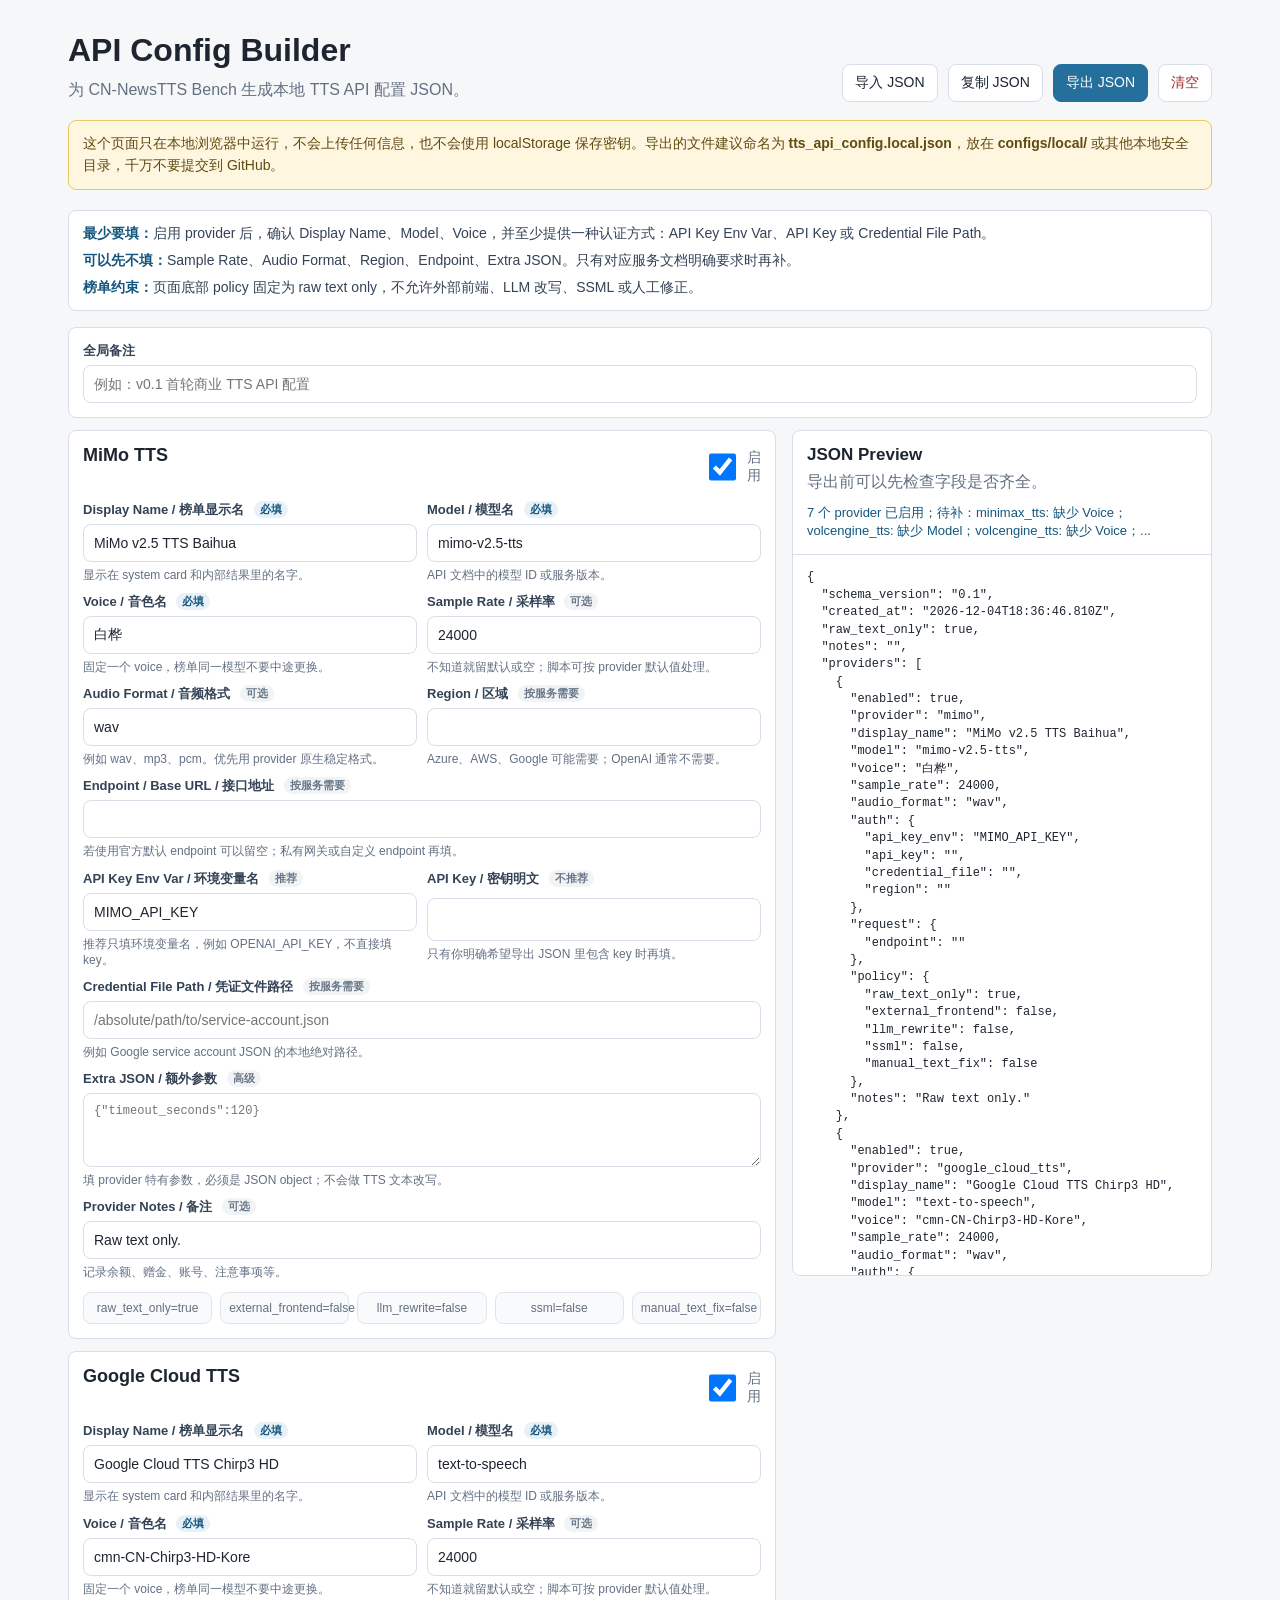
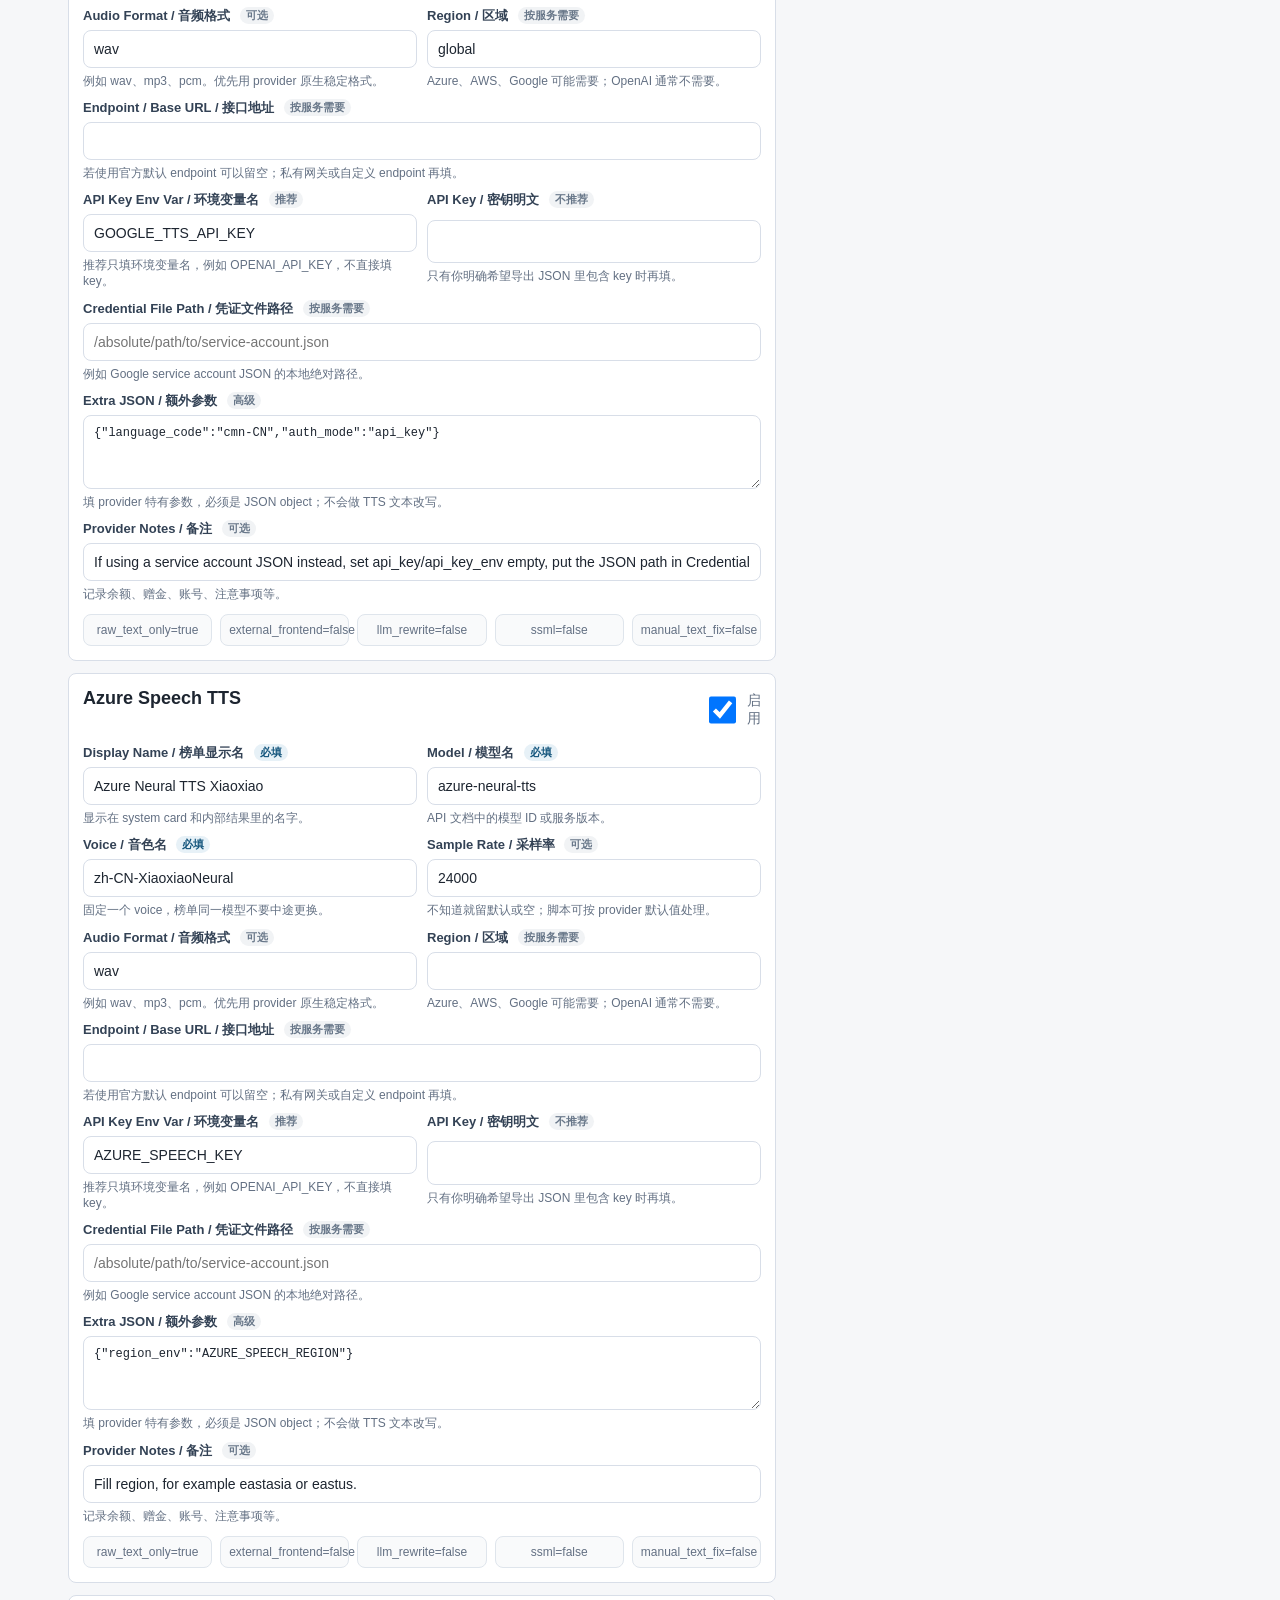
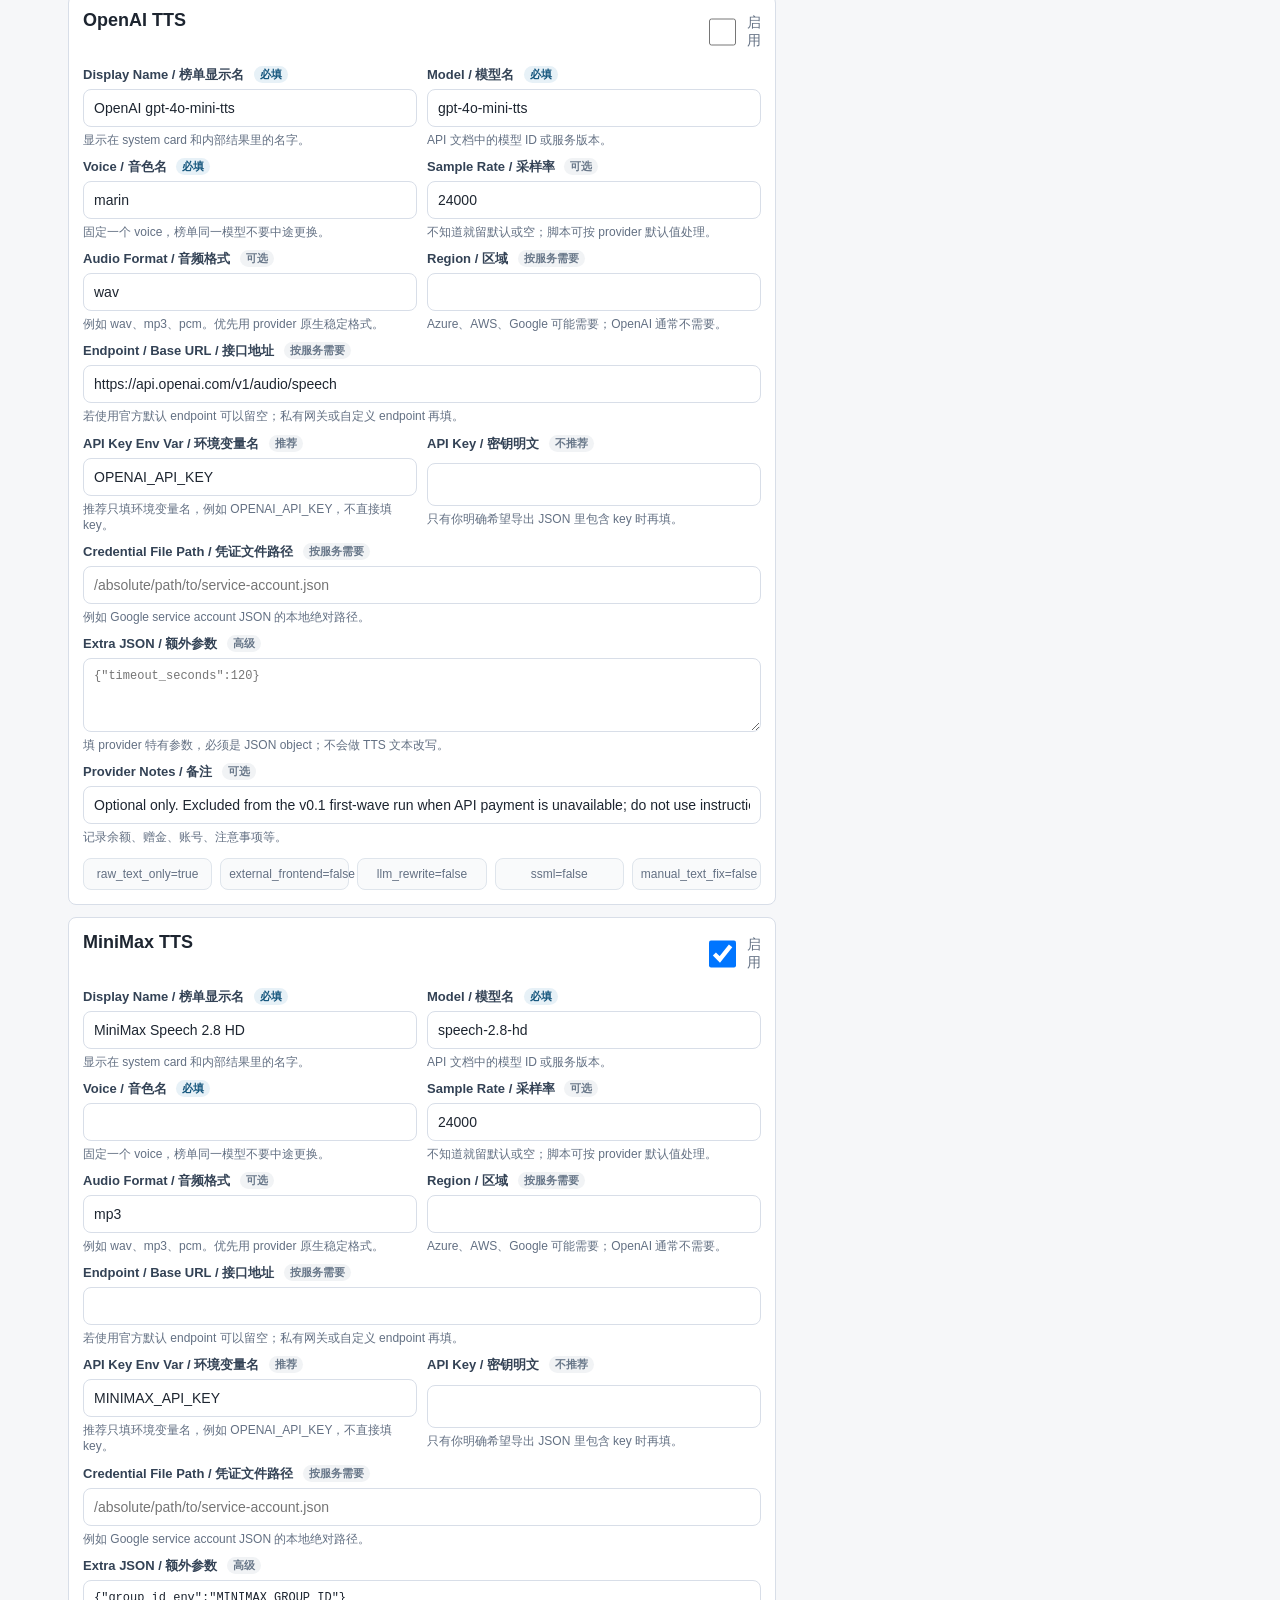
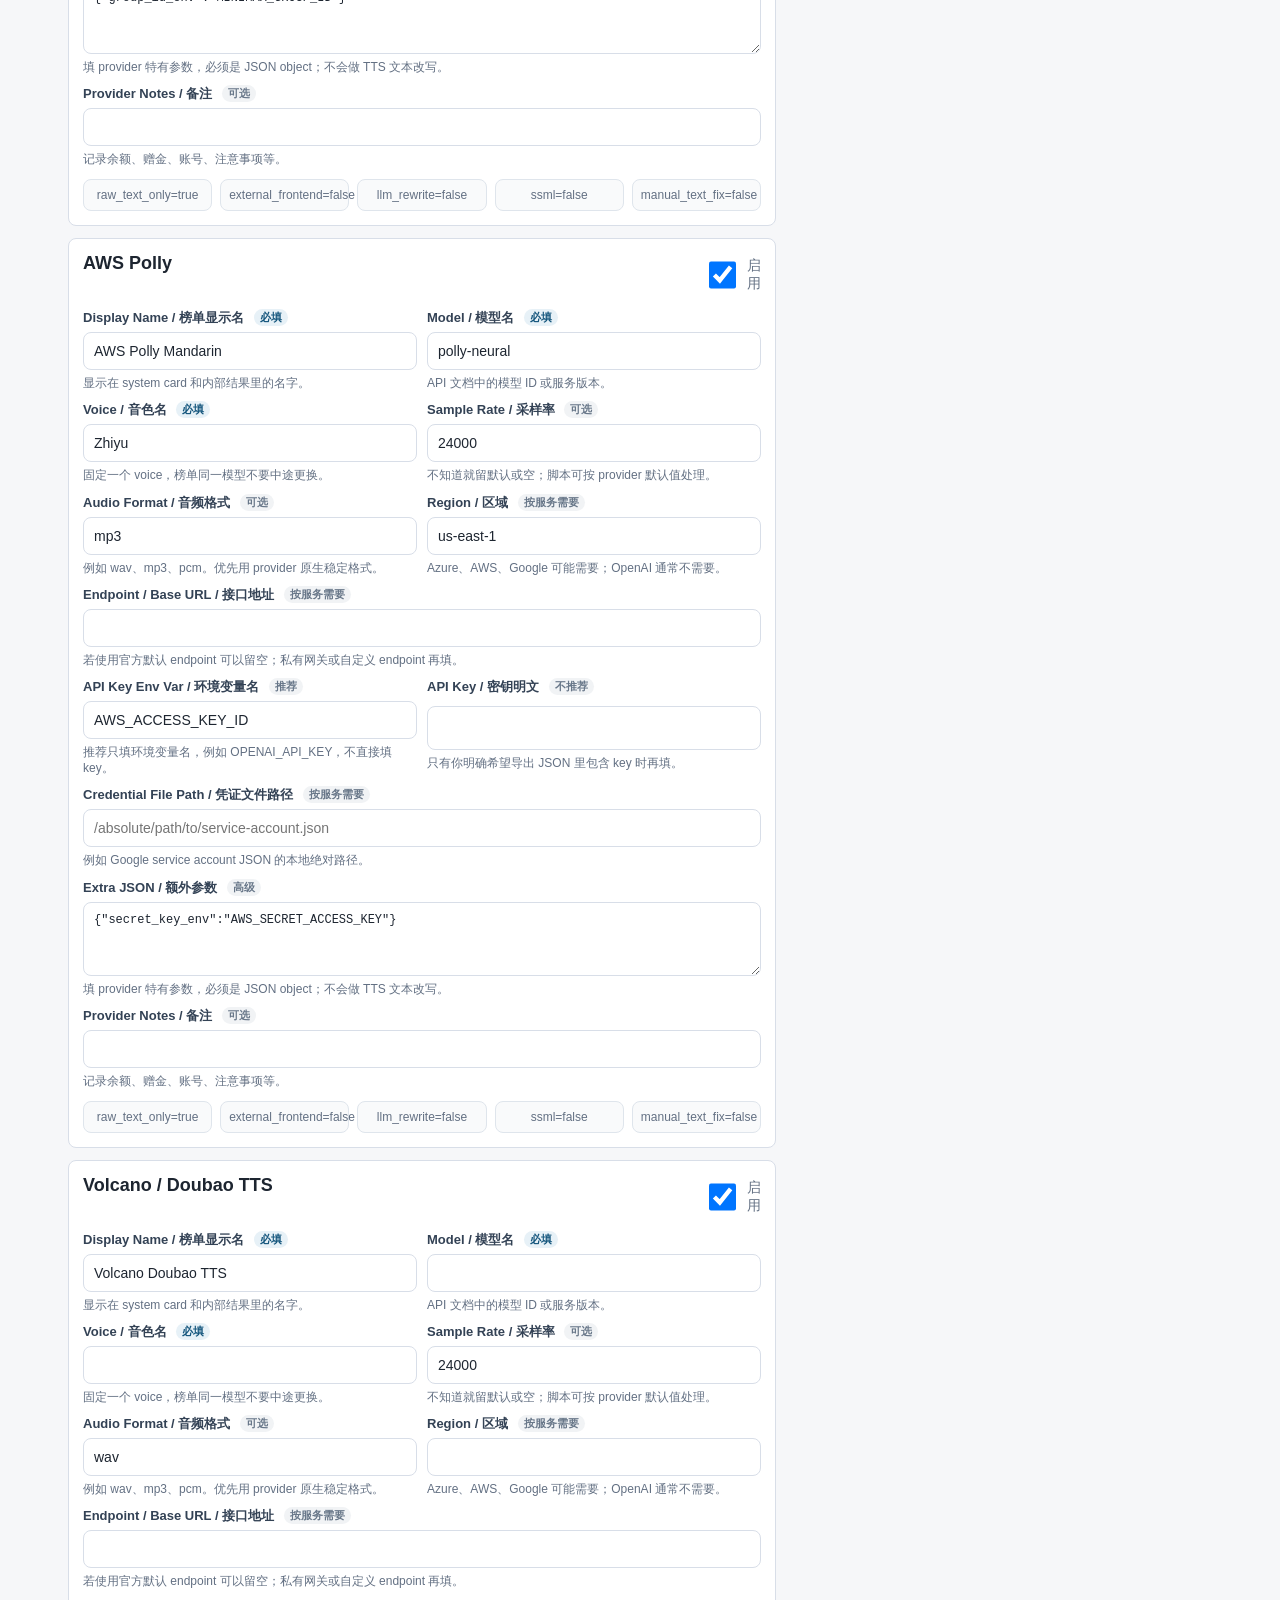
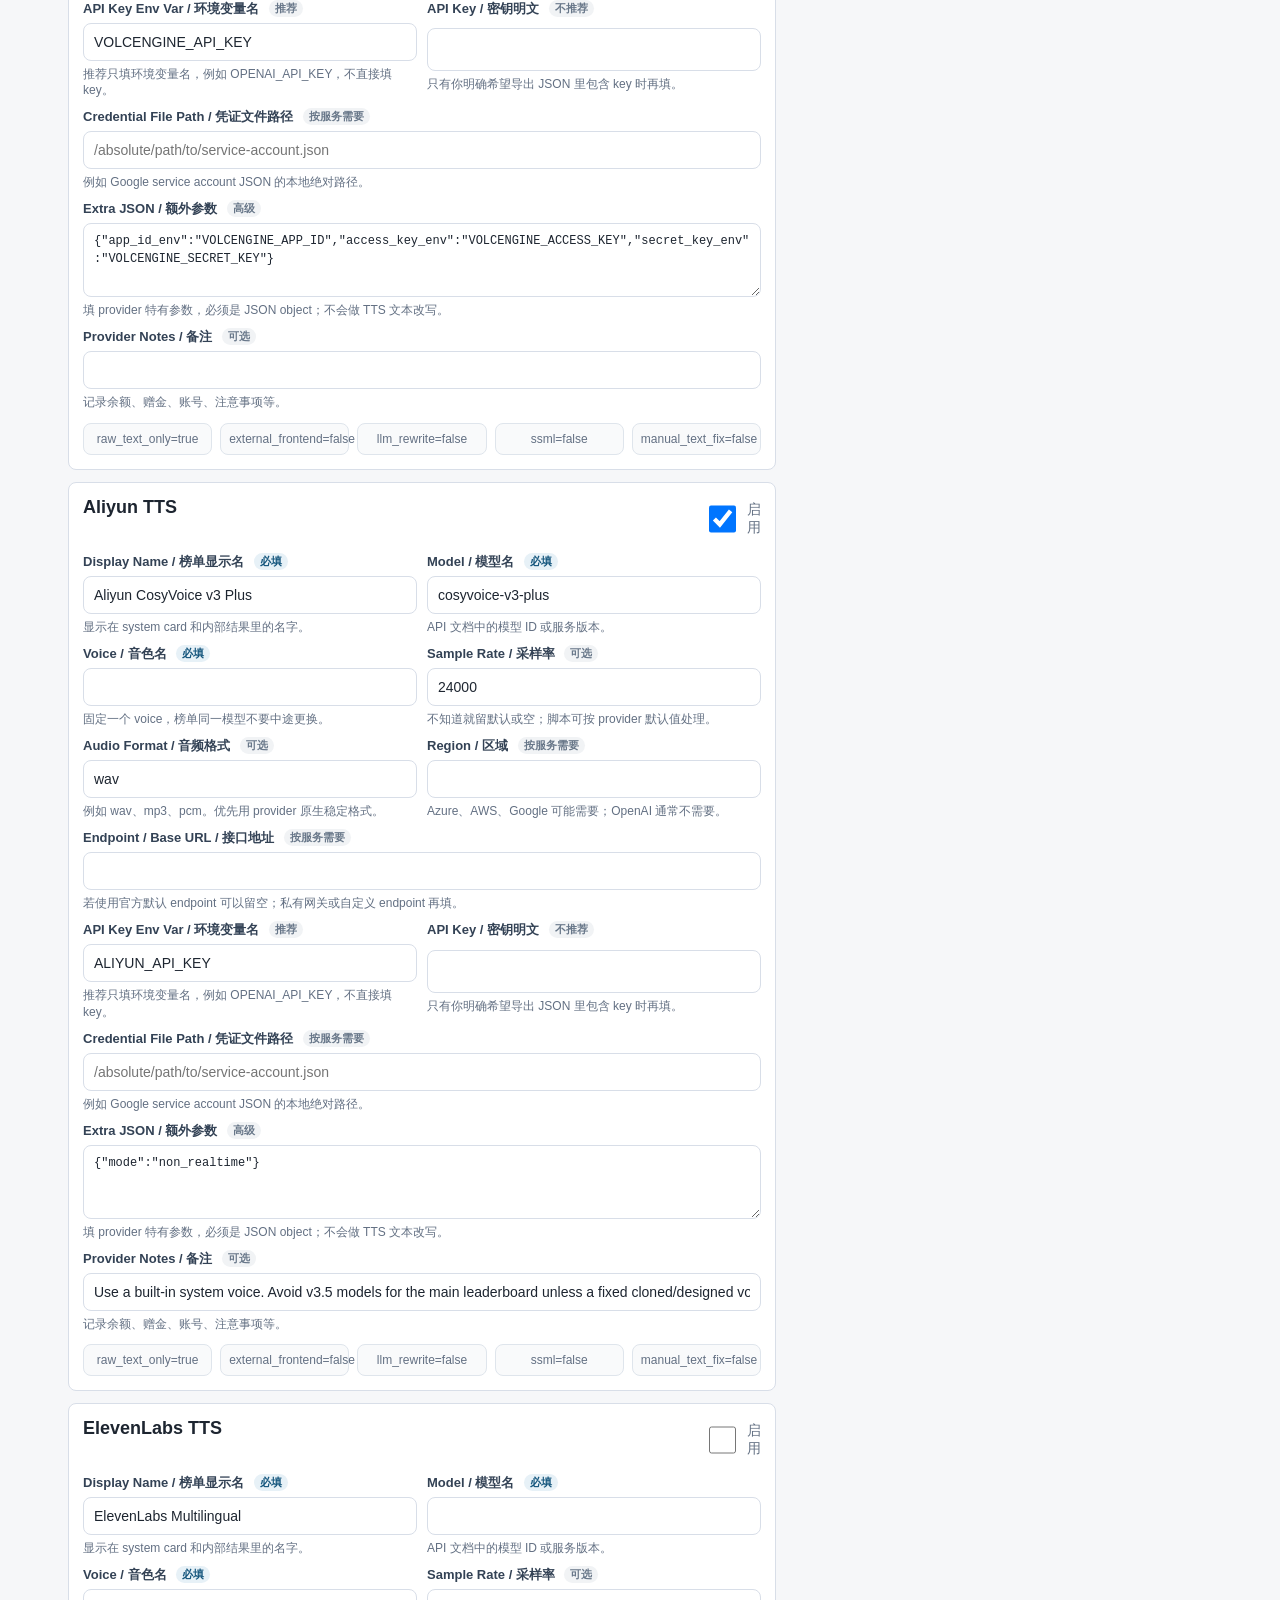
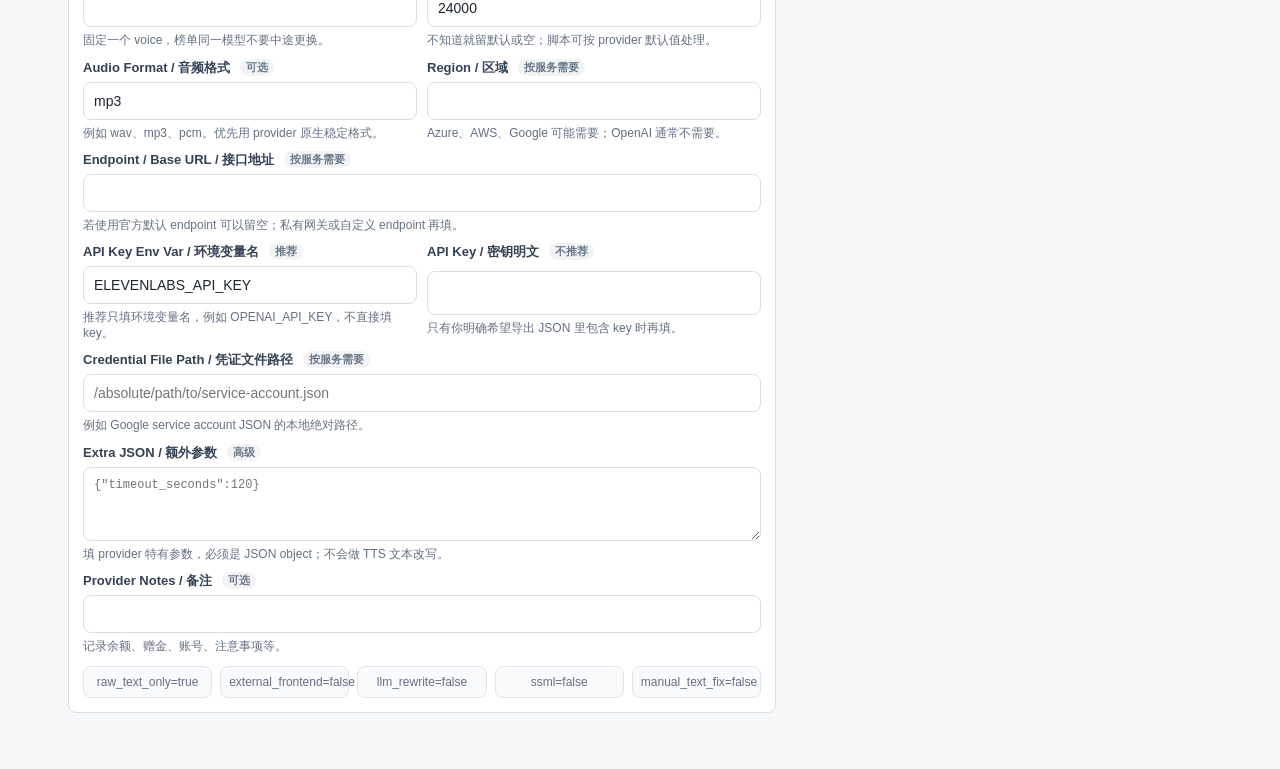
<file: configs/public/api_config_builder.html>
<!doctype html>
<html lang="zh-CN">
<head>
  <meta charset="utf-8">
  <meta name="viewport" content="width=device-width, initial-scale=1">
  <title>CN-NewsTTS API Config Builder</title>
  <style>
    :root {
      color-scheme: light;
      --bg: #f6f7f9;
      --panel: #ffffff;
      --text: #1d2530;
      --muted: #637083;
      --line: #d8dee8;
      --accent: #256f9c;
      --accent-strong: #15567d;
      --warn-bg: #fff6df;
      --warn-line: #ebc766;
      --danger: #9b2f2f;
      font-family: -apple-system, BlinkMacSystemFont, "Segoe UI", sans-serif;
    }

    * {
      box-sizing: border-box;
    }

    body {
      margin: 0;
      background: var(--bg);
      color: var(--text);
    }

    main {
      max-width: 1180px;
      margin: 0 auto;
      padding: 32px 18px 56px;
    }

    header {
      display: flex;
      flex-wrap: wrap;
      align-items: end;
      justify-content: space-between;
      gap: 18px;
      margin-bottom: 18px;
    }

    h1 {
      margin: 0 0 8px;
      font-size: 32px;
      line-height: 1.15;
      letter-spacing: 0;
    }

    p {
      margin: 0;
      color: var(--muted);
      line-height: 1.6;
    }

    .actions {
      display: flex;
      flex-wrap: wrap;
      gap: 10px;
    }

    button,
    .file-button {
      display: inline-flex;
      align-items: center;
      justify-content: center;
      min-height: 38px;
      border: 1px solid var(--line);
      border-radius: 8px;
      background: var(--panel);
      color: var(--text);
      padding: 8px 12px;
      font-size: 14px;
      cursor: pointer;
    }

    button.primary {
      border-color: var(--accent);
      background: var(--accent);
      color: #ffffff;
    }

    button.primary:hover {
      background: var(--accent-strong);
    }

    button.danger {
      color: var(--danger);
    }

    input[type="file"] {
      display: none;
    }

    .notice {
      margin: 16px 0 20px;
      padding: 12px 14px;
      border: 1px solid var(--warn-line);
      background: var(--warn-bg);
      border-radius: 8px;
      color: #604b12;
      line-height: 1.55;
      font-size: 14px;
    }

    .guide {
      display: grid;
      gap: 6px;
      margin: 0 0 16px;
      padding: 12px 14px;
      background: #ffffff;
      border: 1px solid var(--line);
      border-radius: 8px;
      color: #334255;
      font-size: 14px;
      line-height: 1.5;
    }

    .guide strong {
      color: var(--accent-strong);
    }

    .grid {
      display: grid;
      grid-template-columns: minmax(0, 1fr) minmax(320px, 420px);
      gap: 16px;
      align-items: start;
    }

    .providers {
      display: grid;
      gap: 12px;
    }

    .card,
    .preview {
      background: var(--panel);
      border: 1px solid var(--line);
      border-radius: 8px;
    }

    .card {
      padding: 14px;
    }

    .card-header {
      display: flex;
      flex-wrap: wrap;
      justify-content: space-between;
      gap: 8px;
      margin-bottom: 12px;
    }

    .card h2 {
      margin: 0;
      font-size: 18px;
      letter-spacing: 0;
    }

    .enabled {
      display: inline-flex;
      align-items: center;
      gap: 8px;
      color: var(--muted);
      font-size: 14px;
      user-select: none;
    }

    .fields {
      display: grid;
      grid-template-columns: repeat(2, minmax(0, 1fr));
      gap: 10px;
    }

    label.field {
      display: grid;
      gap: 5px;
      min-width: 0;
    }

    label.field.full {
      grid-column: 1 / -1;
    }

    label.field span {
      color: #334255;
      font-size: 13px;
      font-weight: 650;
    }

    .req,
    .opt {
      display: inline-flex;
      align-items: center;
      margin-left: 6px;
      border-radius: 999px;
      padding: 1px 6px;
      font-size: 11px;
      font-weight: 700;
      vertical-align: 1px;
    }

    .req {
      background: #e7f1f7;
      color: #15567d;
    }

    .opt {
      background: #f1f3f5;
      color: #687789;
    }

    .hint {
      color: var(--muted);
      font-size: 12px;
      line-height: 1.35;
    }

    input,
    textarea,
    select {
      width: 100%;
      border: 1px solid var(--line);
      border-radius: 8px;
      background: #ffffff;
      color: var(--text);
      font: inherit;
      font-size: 14px;
      padding: 9px 10px;
      min-height: 38px;
    }

    textarea {
      min-height: 74px;
      resize: vertical;
      font-family: ui-monospace, SFMono-Regular, Menlo, Consolas, monospace;
      font-size: 12px;
      line-height: 1.45;
    }

    .policy {
      grid-column: 1 / -1;
      display: grid;
      grid-template-columns: repeat(5, minmax(0, 1fr));
      gap: 8px;
      margin-top: 2px;
      color: var(--muted);
      font-size: 12px;
    }

    .policy span {
      border: 1px solid #dfe5ec;
      border-radius: 8px;
      padding: 8px;
      background: #f9fafb;
      text-align: center;
    }

    .preview {
      position: sticky;
      top: 14px;
      overflow: hidden;
    }

    .preview header {
      margin: 0;
      display: block;
      padding: 14px;
      border-bottom: 1px solid var(--line);
    }

    .preview h2 {
      margin: 0 0 4px;
      font-size: 17px;
    }

    pre {
      margin: 0;
      padding: 14px;
      max-height: 720px;
      overflow: auto;
      font-size: 12px;
      line-height: 1.45;
      white-space: pre-wrap;
      word-break: break-word;
    }

    .status {
      margin-top: 10px;
      min-height: 22px;
      color: var(--accent-strong);
      font-size: 13px;
    }

    .global {
      margin-bottom: 12px;
      padding: 14px;
      background: var(--panel);
      border: 1px solid var(--line);
      border-radius: 8px;
      display: grid;
      grid-template-columns: 1fr;
      gap: 10px;
    }

    @media (max-width: 900px) {
      .grid {
        grid-template-columns: 1fr;
      }

      .preview {
        position: static;
      }
    }

    @media (max-width: 620px) {
      .fields,
      .policy {
        grid-template-columns: 1fr;
      }
    }
  </style>
</head>
<body>
  <main>
    <header>
      <div>
        <h1>API Config Builder</h1>
        <p>为 CN-NewsTTS Bench 生成本地 TTS API 配置 JSON。</p>
      </div>
      <div class="actions">
        <label class="file-button" for="import-file">导入 JSON</label>
        <input id="import-file" type="file" accept="application/json,.json">
        <button id="copy-json" type="button">复制 JSON</button>
        <button id="download-json" class="primary" type="button">导出 JSON</button>
        <button id="clear-all" class="danger" type="button">清空</button>
      </div>
    </header>

    <div class="notice">
      这个页面只在本地浏览器中运行，不会上传任何信息，也不会使用 localStorage 保存密钥。导出的文件建议命名为
      <strong>tts_api_config.local.json</strong>，放在 <strong>configs/local/</strong> 或其他本地安全目录，千万不要提交到 GitHub。
    </div>

    <div class="guide">
      <div><strong>最少要填：</strong>启用 provider 后，确认 Display Name、Model、Voice，并至少提供一种认证方式：API Key Env Var、API Key 或 Credential File Path。</div>
      <div><strong>可以先不填：</strong>Sample Rate、Audio Format、Region、Endpoint、Extra JSON。只有对应服务文档明确要求时再补。</div>
      <div><strong>榜单约束：</strong>页面底部 policy 固定为 raw text only，不允许外部前端、LLM 改写、SSML 或人工修正。</div>
    </div>

    <section class="global">
      <label class="field">
        <span>全局备注</span>
        <input id="global-notes" type="text" placeholder="例如：v0.1 首轮商业 TTS API 配置">
      </label>
    </section>

    <div class="grid">
      <section id="providers" class="providers" aria-label="providers"></section>

      <aside class="preview">
        <header>
          <h2>JSON Preview</h2>
          <p>导出前可以先检查字段是否齐全。</p>
          <div id="status" class="status"></div>
        </header>
        <pre id="json-preview">{}</pre>
      </aside>
    </div>
  </main>

  <template id="provider-template">
    <article class="card" data-provider-card>
      <div class="card-header">
        <h2 data-title></h2>
        <label class="enabled">
          <input data-field="enabled" type="checkbox">
          启用
        </label>
      </div>
      <div class="fields">
        <label class="field">
          <span>Display Name / 榜单显示名 <b class="req">必填</b></span>
          <input data-field="display_name" type="text">
          <small class="hint">显示在 system card 和内部结果里的名字。</small>
        </label>
        <label class="field">
          <span>Model / 模型名 <b class="req">必填</b></span>
          <input data-field="model" type="text">
          <small class="hint">API 文档中的模型 ID 或服务版本。</small>
        </label>
        <label class="field">
          <span>Voice / 音色名 <b class="req">必填</b></span>
          <input data-field="voice" type="text">
          <small class="hint">固定一个 voice，榜单同一模型不要中途更换。</small>
        </label>
        <label class="field">
          <span>Sample Rate / 采样率 <b class="opt">可选</b></span>
          <input data-field="sample_rate" type="number" min="0" step="1" placeholder="24000">
          <small class="hint">不知道就留默认或空；脚本可按 provider 默认值处理。</small>
        </label>
        <label class="field">
          <span>Audio Format / 音频格式 <b class="opt">可选</b></span>
          <input data-field="audio_format" type="text" placeholder="wav">
          <small class="hint">例如 wav、mp3、pcm。优先用 provider 原生稳定格式。</small>
        </label>
        <label class="field">
          <span>Region / 区域 <b class="opt">按服务需要</b></span>
          <input data-field="region" type="text">
          <small class="hint">Azure、AWS、Google 可能需要；OpenAI 通常不需要。</small>
        </label>
        <label class="field full">
          <span>Endpoint / Base URL / 接口地址 <b class="opt">按服务需要</b></span>
          <input data-field="endpoint" type="text">
          <small class="hint">若使用官方默认 endpoint 可以留空；私有网关或自定义 endpoint 再填。</small>
        </label>
        <label class="field">
          <span>API Key Env Var / 环境变量名 <b class="opt">推荐</b></span>
          <input data-field="api_key_env" type="text">
          <small class="hint">推荐只填环境变量名，例如 OPENAI_API_KEY，不直接填 key。</small>
        </label>
        <label class="field">
          <span>API Key / 密钥明文 <b class="opt">不推荐</b></span>
          <input data-field="api_key" type="password" autocomplete="off">
          <small class="hint">只有你明确希望导出 JSON 里包含 key 时再填。</small>
        </label>
        <label class="field full">
          <span>Credential File Path / 凭证文件路径 <b class="opt">按服务需要</b></span>
          <input data-field="credential_file" type="text" placeholder="/absolute/path/to/service-account.json">
          <small class="hint">例如 Google service account JSON 的本地绝对路径。</small>
        </label>
        <label class="field full">
          <span>Extra JSON / 额外参数 <b class="opt">高级</b></span>
          <textarea data-field="extra_json" spellcheck="false" placeholder='{"timeout_seconds":120}'></textarea>
          <small class="hint">填 provider 特有参数，必须是 JSON object；不会做 TTS 文本改写。</small>
        </label>
        <label class="field full">
          <span>Provider Notes / 备注 <b class="opt">可选</b></span>
          <input data-field="notes" type="text">
          <small class="hint">记录余额、赠金、账号、注意事项等。</small>
        </label>
        <div class="policy">
          <span>raw_text_only=true</span>
          <span>external_frontend=false</span>
          <span>llm_rewrite=false</span>
          <span>ssml=false</span>
          <span>manual_text_fix=false</span>
        </div>
      </div>
    </article>
  </template>

  <script>
    const DEFAULTS = [
      {
        provider: "mimo",
        title: "MiMo TTS",
        enabled: true,
        display_name: "MiMo v2.5 TTS Baihua",
        model: "mimo-v2.5-tts",
        voice: "白桦",
        sample_rate: 24000,
        audio_format: "wav",
        region: "",
        endpoint: "",
        api_key_env: "MIMO_API_KEY",
        api_key: "",
        credential_file: "",
        extra_json: "",
        notes: "Raw text only."
      },
      {
        provider: "google_cloud_tts",
        title: "Google Cloud TTS",
        enabled: true,
        display_name: "Google Cloud TTS Chirp3 HD",
        model: "text-to-speech",
        voice: "cmn-CN-Chirp3-HD-Kore",
        sample_rate: 24000,
        audio_format: "wav",
        region: "global",
        endpoint: "",
        api_key_env: "GOOGLE_TTS_API_KEY",
        api_key: "",
        credential_file: "",
        extra_json: "{\"language_code\":\"cmn-CN\",\"auth_mode\":\"api_key\"}",
        notes: "If using a service account JSON instead, set api_key/api_key_env empty, put the JSON path in Credential File Path, and use GOOGLE_APPLICATION_CREDENTIALS there."
      },
      {
        provider: "azure_speech_tts",
        title: "Azure Speech TTS",
        enabled: true,
        display_name: "Azure Neural TTS Xiaoxiao",
        model: "azure-neural-tts",
        voice: "zh-CN-XiaoxiaoNeural",
        sample_rate: 24000,
        audio_format: "wav",
        region: "",
        endpoint: "",
        api_key_env: "AZURE_SPEECH_KEY",
        api_key: "",
        credential_file: "",
        extra_json: "{\"region_env\":\"AZURE_SPEECH_REGION\"}",
        notes: "Fill region, for example eastasia or eastus."
      },
      {
        provider: "openai_tts",
        title: "OpenAI TTS",
        enabled: false,
        display_name: "OpenAI gpt-4o-mini-tts",
        model: "gpt-4o-mini-tts",
        voice: "marin",
        sample_rate: 24000,
        audio_format: "wav",
        region: "",
        endpoint: "https://api.openai.com/v1/audio/speech",
        api_key_env: "OPENAI_API_KEY",
        api_key: "",
        credential_file: "",
        extra_json: "",
        notes: "Optional only. Excluded from the v0.1 first-wave run when API payment is unavailable; do not use instructions for benchmark runs."
      },
      {
        provider: "minimax_tts",
        title: "MiniMax TTS",
        enabled: true,
        display_name: "MiniMax Speech 2.8 HD",
        model: "speech-2.8-hd",
        voice: "",
        sample_rate: 24000,
        audio_format: "mp3",
        region: "",
        endpoint: "",
        api_key_env: "MINIMAX_API_KEY",
        api_key: "",
        credential_file: "",
        extra_json: "{\"group_id_env\":\"MINIMAX_GROUP_ID\"}",
        notes: ""
      },
      {
        provider: "aws_polly",
        title: "AWS Polly",
        enabled: true,
        display_name: "AWS Polly Mandarin",
        model: "polly-neural",
        voice: "Zhiyu",
        sample_rate: 24000,
        audio_format: "mp3",
        region: "us-east-1",
        endpoint: "",
        api_key_env: "AWS_ACCESS_KEY_ID",
        api_key: "",
        credential_file: "",
        extra_json: "{\"secret_key_env\":\"AWS_SECRET_ACCESS_KEY\"}",
        notes: ""
      },
      {
        provider: "volcengine_tts",
        title: "Volcano / Doubao TTS",
        enabled: true,
        display_name: "Volcano Doubao TTS",
        model: "",
        voice: "",
        sample_rate: 24000,
        audio_format: "wav",
        region: "",
        endpoint: "",
        api_key_env: "VOLCENGINE_API_KEY",
        api_key: "",
        credential_file: "",
        extra_json: "{\"app_id_env\":\"VOLCENGINE_APP_ID\",\"access_key_env\":\"VOLCENGINE_ACCESS_KEY\",\"secret_key_env\":\"VOLCENGINE_SECRET_KEY\"}",
        notes: ""
      },
      {
        provider: "aliyun_tts",
        title: "Aliyun TTS",
        enabled: true,
        display_name: "Aliyun CosyVoice v3 Plus",
        model: "cosyvoice-v3-plus",
        voice: "",
        sample_rate: 24000,
        audio_format: "wav",
        region: "",
        endpoint: "",
        api_key_env: "ALIYUN_API_KEY",
        api_key: "",
        credential_file: "",
        extra_json: "{\"mode\":\"non_realtime\"}",
        notes: "Use a built-in system voice. Avoid v3.5 models for the main leaderboard unless a fixed cloned/designed voice is explicitly documented."
      },
      {
        provider: "elevenlabs_tts",
        title: "ElevenLabs TTS",
        enabled: false,
        display_name: "ElevenLabs Multilingual",
        model: "",
        voice: "",
        sample_rate: 24000,
        audio_format: "mp3",
        region: "",
        endpoint: "",
        api_key_env: "ELEVENLABS_API_KEY",
        api_key: "",
        credential_file: "",
        extra_json: "",
        notes: ""
      }
    ];

    const state = structuredClone(DEFAULTS);
    const providersEl = document.getElementById("providers");
    const template = document.getElementById("provider-template");
    const previewEl = document.getElementById("json-preview");
    const statusEl = document.getElementById("status");
    const globalNotesEl = document.getElementById("global-notes");

    function parseExtraJson(text, provider) {
      const trimmed = (text || "").trim();
      if (!trimmed) return {};
      try {
        const parsed = JSON.parse(trimmed);
        if (parsed && typeof parsed === "object" && !Array.isArray(parsed)) return parsed;
        throw new Error("Extra JSON must be an object");
      } catch (error) {
        throw new Error(`${provider}: Extra JSON 无效：${error.message}`);
      }
    }

    function buildConfig() {
      const providers = state
        .filter(item => item.enabled)
        .map(item => {
          const extra = parseExtraJson(item.extra_json, item.provider);
          return {
            enabled: true,
            provider: item.provider,
            display_name: item.display_name || item.title,
            model: item.model || "",
            voice: item.voice || "",
            sample_rate: Number(item.sample_rate || 0) || undefined,
            audio_format: item.audio_format || "",
            auth: {
              api_key_env: item.api_key_env || "",
              api_key: item.api_key || "",
              credential_file: item.credential_file || "",
              region: item.region || ""
            },
            request: {
              endpoint: item.endpoint || "",
              ...extra
            },
            policy: {
              raw_text_only: true,
              external_frontend: false,
              llm_rewrite: false,
              ssml: false,
              manual_text_fix: false
            },
            notes: item.notes || ""
          };
        })
        .map(item => {
          if (item.sample_rate === undefined) delete item.sample_rate;
          return item;
        });

      return {
        schema_version: "0.1",
        created_at: new Date().toISOString(),
        raw_text_only: true,
        notes: globalNotesEl.value || "",
        providers
      };
    }

    function validationMessages(config) {
      const messages = [];
      config.providers.forEach(provider => {
        if (!provider.display_name) messages.push(`${provider.provider}: 缺少 Display Name`);
        if (!provider.model) messages.push(`${provider.provider}: 缺少 Model`);
        if (!provider.voice) messages.push(`${provider.provider}: 缺少 Voice`);
        const auth = provider.auth || {};
        if (!auth.api_key_env && !auth.api_key && !auth.credential_file) {
          messages.push(`${provider.provider}: 至少填写 API Key Env Var、API Key 或 Credential File Path 之一`);
        }
      });
      return messages;
    }

    function renderPreview() {
      try {
        const config = buildConfig();
        previewEl.textContent = JSON.stringify(config, null, 2);
        const messages = validationMessages(config);
        statusEl.textContent = messages.length
          ? `${config.providers.length} 个 provider 已启用；待补：${messages.slice(0, 3).join("；")}${messages.length > 3 ? "；..." : ""}`
          : `${config.providers.length} 个 provider 已启用，必填项看起来齐了`;
      } catch (error) {
        previewEl.textContent = "";
        statusEl.textContent = error.message;
      }
    }

    function renderProviders() {
      providersEl.innerHTML = "";
      state.forEach((item, index) => {
        const node = template.content.firstElementChild.cloneNode(true);
        node.querySelector("[data-title]").textContent = item.title;
        node.dataset.provider = item.provider;
        node.querySelectorAll("[data-field]").forEach(input => {
          const field = input.dataset.field;
          if (input.type === "checkbox") {
            input.checked = Boolean(item[field]);
          } else {
            input.value = item[field] ?? "";
          }
          input.addEventListener("input", () => {
            if (input.type === "checkbox") {
              state[index][field] = input.checked;
            } else if (input.type === "number") {
              state[index][field] = input.value ? Number(input.value) : "";
            } else {
              state[index][field] = input.value;
            }
            renderPreview();
          });
        });
        providersEl.appendChild(node);
      });
      renderPreview();
    }

    function downloadJson() {
      const config = buildConfig();
      const messages = validationMessages(config);
      if (messages.length && !confirm(`有 ${messages.length} 个必填项提示未处理，仍然导出吗？\n\n${messages.slice(0, 6).join("\n")}`)) {
        return;
      }
      const blob = new Blob([JSON.stringify(config, null, 2) + "\n"], { type: "application/json" });
      const url = URL.createObjectURL(blob);
      const a = document.createElement("a");
      a.href = url;
      a.download = "tts_api_config.local.json";
      document.body.appendChild(a);
      a.click();
      a.remove();
      URL.revokeObjectURL(url);
    }

    async function copyJson() {
      const config = buildConfig();
      const messages = validationMessages(config);
      if (messages.length && !confirm(`有 ${messages.length} 个必填项提示未处理，仍然复制吗？\n\n${messages.slice(0, 6).join("\n")}`)) {
        return;
      }
      await navigator.clipboard.writeText(JSON.stringify(config, null, 2));
      statusEl.textContent = "JSON 已复制到剪贴板";
    }

    function clearAll() {
      if (!confirm("确认清空当前页面里的所有 API 信息？")) return;
      state.splice(0, state.length, ...structuredClone(DEFAULTS).map(item => ({ ...item, enabled: false, api_key: "", credential_file: "" })));
      globalNotesEl.value = "";
      renderProviders();
    }

    function applyImportedConfig(config) {
      if (!config || !Array.isArray(config.providers)) {
        throw new Error("JSON 缺少 providers 数组");
      }
      const byProvider = new Map(config.providers.map(item => [item.provider, item]));
      state.forEach(item => {
        const imported = byProvider.get(item.provider);
        if (!imported) {
          item.enabled = false;
          return;
        }
        item.enabled = Boolean(imported.enabled);
        item.display_name = imported.display_name || item.display_name;
        item.model = imported.model || "";
        item.voice = imported.voice || "";
        item.sample_rate = imported.sample_rate || "";
        item.audio_format = imported.audio_format || "";
        item.api_key_env = imported.auth?.api_key_env || "";
        item.api_key = imported.auth?.api_key || "";
        item.credential_file = imported.auth?.credential_file || "";
        item.region = imported.auth?.region || "";
        item.endpoint = imported.request?.endpoint || "";
        const requestCopy = { ...(imported.request || {}) };
        delete requestCopy.endpoint;
        item.extra_json = Object.keys(requestCopy).length ? JSON.stringify(requestCopy, null, 2) : "";
        item.notes = imported.notes || "";
      });
      globalNotesEl.value = config.notes || "";
      renderProviders();
    }

    document.getElementById("download-json").addEventListener("click", () => {
      try {
        downloadJson();
      } catch (error) {
        statusEl.textContent = error.message;
      }
    });

    document.getElementById("copy-json").addEventListener("click", () => {
      copyJson().catch(error => {
        statusEl.textContent = `复制失败：${error.message}`;
      });
    });

    document.getElementById("clear-all").addEventListener("click", clearAll);
    globalNotesEl.addEventListener("input", renderPreview);

    document.getElementById("import-file").addEventListener("change", event => {
      const file = event.target.files?.[0];
      if (!file) return;
      const reader = new FileReader();
      reader.onload = () => {
        try {
          applyImportedConfig(JSON.parse(String(reader.result || "{}")));
          statusEl.textContent = "JSON 已导入";
        } catch (error) {
          statusEl.textContent = `导入失败：${error.message}`;
        }
      };
      reader.readAsText(file, "utf-8");
      event.target.value = "";
    });

    renderProviders();
  </script>
</body>
</html>
</file>
<file: site/style.css>
:root {
  color-scheme: light;
  font-family: Inter, ui-sans-serif, system-ui, -apple-system, BlinkMacSystemFont, "Segoe UI", sans-serif;
  --bg: #f6f9fb;
  --surface: rgba(255, 255, 255, .88);
  --surface-strong: rgba(255, 255, 255, .96);
  --line: rgba(40, 69, 94, .13);
  --line-strong: rgba(13, 148, 136, .28);
  --text: #13212b;
  --muted: #5f6f7d;
  --subtle: #7a8996;
  --teal: #0d9488;
  --teal-soft: rgba(13, 148, 136, .10);
  --indigo: #3b5bdb;
  --indigo-soft: rgba(59, 91, 219, .10);
  --amber: #b96a13;
  --amber-soft: rgba(245, 158, 11, .14);
  --red: #c2413b;
  --red-soft: rgba(194, 65, 59, .10);
  --shadow: 0 18px 70px rgba(24, 38, 52, .10);
}

* {
  box-sizing: border-box;
}

html {
  min-width: 320px;
  background: var(--bg);
}

body {
  margin: 0;
  min-height: 100vh;
  color: var(--text);
  background:
    linear-gradient(180deg, rgba(255, 255, 255, .72), rgba(246, 249, 251, .96) 42rem),
    repeating-linear-gradient(90deg, rgba(13, 148, 136, .085) 0 1px, transparent 1px 82px),
    repeating-linear-gradient(0deg, rgba(59, 91, 219, .060) 0 1px, transparent 1px 82px),
    var(--bg);
  overflow-x: hidden;
}

body::after {
  content: "";
  position: fixed;
  inset: 0;
  pointer-events: none;
  background:
    linear-gradient(180deg, rgba(255, 255, 255, .82), transparent 18rem),
    linear-gradient(90deg, transparent, rgba(13, 148, 136, .08), transparent);
  opacity: .8;
  z-index: -1;
}

.signal-canvas {
  position: fixed;
  inset: 0;
  width: 100%;
  height: 100%;
  opacity: .42;
  pointer-events: none;
  z-index: -2;
}

main {
  width: min(1280px, calc(100% - 40px));
  margin: 0 auto;
  padding: 32px 0 56px;
}

.hero {
  display: grid;
  grid-template-columns: minmax(0, 1fr) 360px;
  gap: 22px;
  align-items: stretch;
  min-height: 360px;
  padding: 18px 0;
}

.hero-copy,
.score-visual,
.metric,
.panel {
  border: 1px solid var(--line);
  border-radius: 8px;
  background: var(--surface);
  box-shadow: var(--shadow);
  backdrop-filter: blur(18px);
}

.hero-copy {
  position: relative;
  display: flex;
  flex-direction: column;
  justify-content: flex-end;
  min-height: 360px;
  padding: 30px;
  overflow: hidden;
}

.hero-copy::before {
  content: "";
  position: absolute;
  inset: 0;
  background:
    linear-gradient(105deg, rgba(13, 148, 136, .18), rgba(59, 91, 219, .08) 44%, transparent 72%),
    repeating-linear-gradient(135deg, rgba(19, 33, 43, .040) 0 1px, transparent 1px 14px);
  opacity: .95;
  pointer-events: none;
}

.hero-copy > * {
  position: relative;
}

.hero-topline {
  display: flex;
  flex-wrap: wrap;
  gap: 10px;
  align-items: center;
  margin-bottom: 12px;
}

.eyebrow,
.section-kicker {
  margin: 0;
  color: var(--teal);
  font-size: 12px;
  font-weight: 850;
  letter-spacing: 0;
  text-transform: uppercase;
}

.live-chip {
  display: inline-flex;
  align-items: center;
  min-height: 28px;
  border: 1px solid rgba(185, 106, 19, .26);
  border-radius: 999px;
  padding: 0 10px;
  color: var(--amber);
  background: var(--amber-soft);
  font-size: 11px;
  font-weight: 850;
}

h1,
h2 {
  margin: 0;
  letter-spacing: 0;
}

h1 {
  max-width: 860px;
  font-size: 56px;
  line-height: 1.04;
  text-wrap: balance;
}

h2 {
  font-size: 22px;
  line-height: 1.24;
}

.summary {
  max-width: 860px;
  margin: 18px 0 0;
  color: #344656;
  font-size: 17px;
  line-height: 1.68;
}

.hero-actions {
  display: flex;
  flex-wrap: wrap;
  gap: 10px;
  align-items: center;
  margin-top: 24px;
}

.language-toggle {
  display: inline-flex;
  min-height: 38px;
  padding: 4px;
  border: 1px solid var(--line-strong);
  border-radius: 8px;
  background: rgba(255, 255, 255, .82);
}

.lang-button,
.link-button {
  min-height: 30px;
  border: 0;
  border-radius: 6px;
  padding: 0 12px;
  font: inherit;
  font-size: 13px;
  font-weight: 800;
}

.lang-button {
  color: #536574;
  background: transparent;
  cursor: pointer;
}

.lang-button.active {
  color: #ffffff;
  background: linear-gradient(135deg, var(--teal), var(--indigo));
}

.link-button {
  display: inline-flex;
  align-items: center;
  gap: 8px;
  border: 1px solid rgba(13, 148, 136, .20);
  color: #10202b;
  background:
    linear-gradient(180deg, rgba(255, 255, 255, .98), rgba(246, 251, 250, .88));
  text-decoration: none;
  box-shadow:
    0 8px 22px rgba(24, 38, 52, .075),
    inset 0 0 0 1px rgba(255, 255, 255, .62);
  transition: transform .16s ease, border-color .16s ease, box-shadow .16s ease, color .16s ease;
}

.link-button::after {
  content: "↗";
  color: var(--teal);
  font-size: 12px;
  line-height: 1;
  opacity: .82;
  transform: translateY(-1px);
}

.link-button:hover,
.lang-button:hover {
  border-color: rgba(13, 148, 136, .42);
  color: #07151b;
}

.link-button:hover {
  transform: translateY(-1px);
  box-shadow:
    0 12px 28px rgba(24, 38, 52, .12),
    0 0 0 3px rgba(13, 148, 136, .08),
    inset 0 0 0 1px rgba(255, 255, 255, .80);
}

.link-button:focus-visible,
.lang-button:focus-visible {
  outline: 3px solid rgba(59, 91, 219, .26);
  outline-offset: 2px;
}

.score-visual {
  position: relative;
  min-height: 360px;
  padding: 24px;
  display: flex;
  flex-direction: column;
  justify-content: space-between;
  overflow: hidden;
  background:
    linear-gradient(180deg, rgba(255, 255, 255, .96), rgba(244, 250, 249, .86)),
    var(--surface);
}

.score-visual::before {
  content: "";
  position: absolute;
  inset: 12px;
  border: 1px solid rgba(13, 148, 136, .18);
  border-radius: 8px;
  background:
    repeating-linear-gradient(0deg, rgba(13, 148, 136, .050) 0 1px, transparent 1px 16px),
    linear-gradient(180deg, transparent, rgba(59, 91, 219, .050));
  pointer-events: none;
}

.score-shell,
.gauge,
.signal-readouts {
  position: relative;
}

.score-shell {
  display: grid;
  align-content: center;
  min-height: 176px;
  border-radius: 8px;
  border: 1px solid rgba(13, 148, 136, .16);
  padding: 18px;
  background:
    linear-gradient(180deg, rgba(13, 148, 136, .10), rgba(59, 91, 219, .035)),
    rgba(255, 255, 255, .78);
}

.score-visual span {
  font-size: 60px;
  line-height: 1;
  font-weight: 880;
  color: #07151b;
  font-variant-numeric: tabular-nums;
}

.score-visual label {
  margin-top: 10px;
  color: var(--muted);
  font-size: 13px;
  line-height: 1.4;
}

.gauge {
  height: 14px;
  overflow: hidden;
  border: 1px solid rgba(13, 148, 136, .16);
  border-radius: 999px;
  background: rgba(20, 42, 55, .07);
}

.gauge div {
  height: 100%;
  width: 0;
  border-radius: inherit;
  background: linear-gradient(90deg, var(--teal), var(--indigo), #f59e0b);
  box-shadow: 0 0 22px rgba(13, 148, 136, .24);
  transition: width .75s ease;
}

.signal-readouts {
  display: grid;
  grid-template-columns: repeat(3, minmax(0, 1fr));
  gap: 8px;
}

.signal-readouts div {
  min-width: 0;
  border-top: 1px solid rgba(13, 148, 136, .18);
  padding-top: 12px;
}

.signal-readouts span {
  display: block;
  font-size: 22px;
}

.signal-readouts label {
  display: block;
  margin-top: 4px;
  font-size: 11px;
  text-transform: uppercase;
}

.metric-grid {
  display: grid;
  grid-template-columns: repeat(4, minmax(0, 1fr));
  gap: 12px;
  margin: 12px 0;
}

.metric {
  min-height: 116px;
  padding: 18px;
  background:
    linear-gradient(180deg, rgba(255, 255, 255, .94), rgba(242, 248, 250, .82)),
    var(--surface);
}

.metric span {
  display: block;
  color: #07151b;
  font-size: 30px;
  font-weight: 860;
  font-variant-numeric: tabular-nums;
}

.metric label {
  display: block;
  margin-top: 10px;
  color: var(--muted);
  font-size: 13px;
  line-height: 1.35;
}

.panel {
  margin-top: 12px;
  overflow: hidden;
}

.background-panel {
  background:
    linear-gradient(90deg, rgba(13, 148, 136, .10), transparent 50%),
    var(--surface);
}

.section-heading {
  display: flex;
  justify-content: space-between;
  gap: 24px;
  padding: 20px 20px 16px;
  border-bottom: 1px solid var(--line);
}

.section-heading.compact {
  display: block;
}

.section-heading.compact > p {
  margin-top: 8px;
}

.section-heading p {
  max-width: 560px;
  margin: 0;
  color: var(--muted);
  font-size: 14px;
  line-height: 1.62;
}

.section-kicker {
  margin-bottom: 8px;
}

.background-grid {
  display: grid;
  grid-template-columns: minmax(0, 1.35fr) minmax(280px, .85fr);
  gap: 18px;
  padding: 20px;
}

.background-copy {
  color: #263947;
  font-size: 16px;
  line-height: 1.78;
}

.token-list {
  display: flex;
  flex-wrap: wrap;
  gap: 8px;
  align-content: flex-start;
}

.token-list span {
  display: inline-flex;
  align-items: center;
  min-height: 36px;
  border: 1px solid rgba(13, 148, 136, .26);
  border-radius: 8px;
  padding: 0 11px;
  color: #0f3d3a;
  background: rgba(255, 255, 255, .82);
  font-family: ui-monospace, SFMono-Regular, Menlo, Monaco, Consolas, monospace;
  font-size: 13px;
  font-weight: 780;
  box-shadow: inset 0 0 0 1px rgba(255, 255, 255, .58);
}

.table-wrap {
  overflow-x: auto;
}

table {
  width: 100%;
  min-width: 1040px;
  border-collapse: collapse;
}

th,
td {
  padding: 14px;
  text-align: left;
  border-bottom: 1px solid rgba(40, 69, 94, .095);
  white-space: nowrap;
  font-size: 14px;
}

th {
  color: #4c5c67;
  background: rgba(239, 246, 248, .92);
  font-size: 12px;
  font-weight: 820;
  text-transform: uppercase;
}

tbody tr {
  transition: background .18s ease;
}

tbody tr:hover {
  background: rgba(13, 148, 136, .055);
}

tr:last-child td {
  border-bottom: 0;
}

.rank {
  width: 54px;
  color: var(--amber);
  font-weight: 880;
  font-variant-numeric: tabular-nums;
}

.system-name {
  color: #10202b;
  font-weight: 820;
}

.system-sub {
  margin-top: 4px;
  color: var(--subtle);
  font-size: 12px;
}

.score-cell {
  min-width: 166px;
}

.score-line {
  display: grid;
  grid-template-columns: 58px 1fr;
  align-items: center;
  gap: 10px;
}

.score-line span {
  color: #07151b;
  font-weight: 820;
  font-variant-numeric: tabular-nums;
}

.mini-bar {
  height: 8px;
  overflow: hidden;
  border-radius: 999px;
  background: rgba(20, 42, 55, .08);
}

.mini-bar div {
  height: 100%;
  border-radius: inherit;
  background: linear-gradient(90deg, var(--teal), var(--indigo), #f59e0b);
}

.score-chip {
  display: inline-flex;
  align-items: center;
  justify-content: center;
  min-width: 62px;
  min-height: 28px;
  border: 1px solid rgba(40, 69, 94, .12);
  border-radius: 999px;
  padding: 0 9px;
  color: #142331;
  background: rgba(245, 248, 250, .95);
  font-weight: 760;
  font-variant-numeric: tabular-nums;
}

.count-good,
.count-bad,
.count-muted {
  font-weight: 820;
  font-variant-numeric: tabular-nums;
}

.count-good {
  color: var(--teal);
}

.count-bad {
  color: var(--red);
}

.count-muted {
  color: var(--amber);
}

.grid-two {
  display: grid;
  grid-template-columns: minmax(0, .92fr) minmax(0, 1.08fr);
  gap: 12px;
  align-items: stretch;
  margin-top: 12px;
}

.grid-two > .panel {
  height: 100%;
  margin-top: 0;
}

.protocol-list,
.protocol-extra,
.model-list,
.case-grid,
.resource-list {
  padding: 16px 20px 20px;
}

.protocol-list {
  padding-bottom: 8px;
}

.protocol-item {
  display: grid;
  grid-template-columns: 42px 1fr;
  gap: 12px;
  padding: 12px 0;
  border-bottom: 1px solid rgba(40, 69, 94, .095);
}

.protocol-item:last-child {
  border-bottom: 0;
}

.protocol-index {
  width: 34px;
  height: 34px;
  display: grid;
  place-items: center;
  border: 1px solid rgba(13, 148, 136, .24);
  border-radius: 8px;
  color: var(--teal);
  background: var(--teal-soft);
  font-weight: 850;
}

.protocol-name,
.model-row strong {
  color: #10202b;
  font-weight: 820;
}

.protocol-source,
.model-row span {
  color: var(--muted);
  font-size: 13px;
  line-height: 1.45;
}

.protocol-extra {
  padding-top: 0;
}

.protocol-extra-title {
  margin: 6px 0 10px;
  color: var(--amber);
  font-size: 12px;
  font-weight: 850;
  text-transform: uppercase;
}

.protocol-chip-row {
  display: flex;
  flex-wrap: wrap;
  gap: 8px;
}

.protocol-chip-row span {
  display: inline-flex;
  align-items: center;
  min-height: 30px;
  border: 1px solid rgba(13, 148, 136, .18);
  border-radius: 8px;
  padding: 0 10px;
  color: #0f3d3a;
  background: rgba(13, 148, 136, .065);
  font-size: 12px;
  font-weight: 760;
  line-height: 1.35;
}

.model-row {
  display: grid;
  grid-template-columns: minmax(150px, 1fr) minmax(190px, 1.2fr) minmax(128px, .75fr);
  gap: 12px;
  padding: 11px 0;
  border-bottom: 1px solid rgba(40, 69, 94, .095);
}

.model-row:last-child {
  border-bottom: 0;
}

.case-grid {
  display: grid;
  grid-template-columns: repeat(2, minmax(0, 1fr));
  gap: 12px;
}

.case-card {
  border: 1px solid rgba(40, 69, 94, .11);
  border-radius: 8px;
  padding: 15px;
  background: rgba(255, 255, 255, .78);
}

.case-category {
  color: var(--amber);
  font-size: 12px;
  font-weight: 850;
  text-transform: uppercase;
}

.case-input {
  margin: 10px 0 13px;
  color: #10202b;
  font-weight: 760;
  line-height: 1.58;
}

.case-meta {
  display: grid;
  gap: 8px;
  color: var(--muted);
  font-size: 13px;
  line-height: 1.58;
}

.case-meta b {
  color: #263947;
}

.resource-grid {
  align-items: stretch;
}

.resource-list {
  display: grid;
  gap: 10px;
}

.resource-row {
  display: grid;
  grid-template-columns: minmax(0, 1fr) minmax(150px, auto);
  gap: 12px;
  align-items: center;
  min-height: 70px;
  border: 1px solid rgba(40, 69, 94, .11);
  border-radius: 8px;
  padding: 13px 14px;
  color: inherit;
  background:
    linear-gradient(90deg, rgba(13, 148, 136, .055), rgba(59, 91, 219, .025)),
    rgba(255, 255, 255, .78);
  text-decoration: none;
}

.resource-row[href]:hover {
  border-color: rgba(13, 148, 136, .34);
  background:
    linear-gradient(90deg, rgba(13, 148, 136, .09), rgba(59, 91, 219, .045)),
    rgba(255, 255, 255, .92);
}

.resource-row strong,
.resource-row small,
.resource-row code {
  display: block;
  min-width: 0;
}

.resource-row strong {
  color: #10202b;
  font-weight: 820;
}

.resource-row small {
  margin-top: 4px;
  color: var(--muted);
  font-size: 13px;
  line-height: 1.45;
}

.resource-row code {
  justify-self: end;
  max-width: 300px;
  border: 1px solid rgba(13, 148, 136, .20);
  border-radius: 8px;
  padding: 7px 9px;
  color: #0f3d3a;
  background: rgba(255, 255, 255, .82);
  font-family: ui-monospace, SFMono-Regular, Menlo, Monaco, Consolas, monospace;
  font-size: 12px;
  line-height: 1.35;
  overflow-wrap: anywhere;
  text-align: right;
}

footer {
  margin: 22px 0 0;
  color: var(--subtle);
  font-size: 13px;
  line-height: 1.6;
}

@media (max-width: 980px) {
  main {
    width: min(100% - 28px, 1280px);
    padding: 20px 0 44px;
  }

  .hero,
  .background-grid,
  .grid-two,
  .case-grid {
    grid-template-columns: 1fr;
  }

  .hero,
  .hero-copy,
  .score-visual {
    min-height: auto;
  }

  h1 {
    font-size: 42px;
  }

  .score-visual {
    gap: 18px;
  }

  .score-shell {
    min-height: 132px;
  }

  .metric-grid {
    grid-template-columns: repeat(2, minmax(0, 1fr));
  }

  .section-heading {
    display: block;
  }

  .section-heading p {
    margin-top: 8px;
  }
}

@media (max-width: 560px) {
  main {
    width: min(100% - 20px, 1280px);
    padding-top: 12px;
  }

  .hero-copy,
  .score-visual,
  .section-heading,
  .background-grid,
  .protocol-list,
  .protocol-extra,
  .model-list,
  .case-grid,
  .resource-list {
    padding-left: 14px;
    padding-right: 14px;
  }

  h1 {
    font-size: 34px;
    line-height: 1.08;
  }

  h2 {
    font-size: 20px;
  }

  .summary,
  .background-copy {
    font-size: 15px;
  }

  .metric-grid {
    grid-template-columns: 1fr;
  }

  .metric {
    min-height: 92px;
  }

  .signal-readouts {
    grid-template-columns: 1fr;
  }

  .model-row {
    grid-template-columns: 1fr;
    gap: 4px;
  }

  .resource-row {
    grid-template-columns: 1fr;
  }

  .resource-row code {
    justify-self: stretch;
    max-width: none;
    text-align: left;
  }

  th,
  td {
    padding: 12px;
  }
}
</file>
